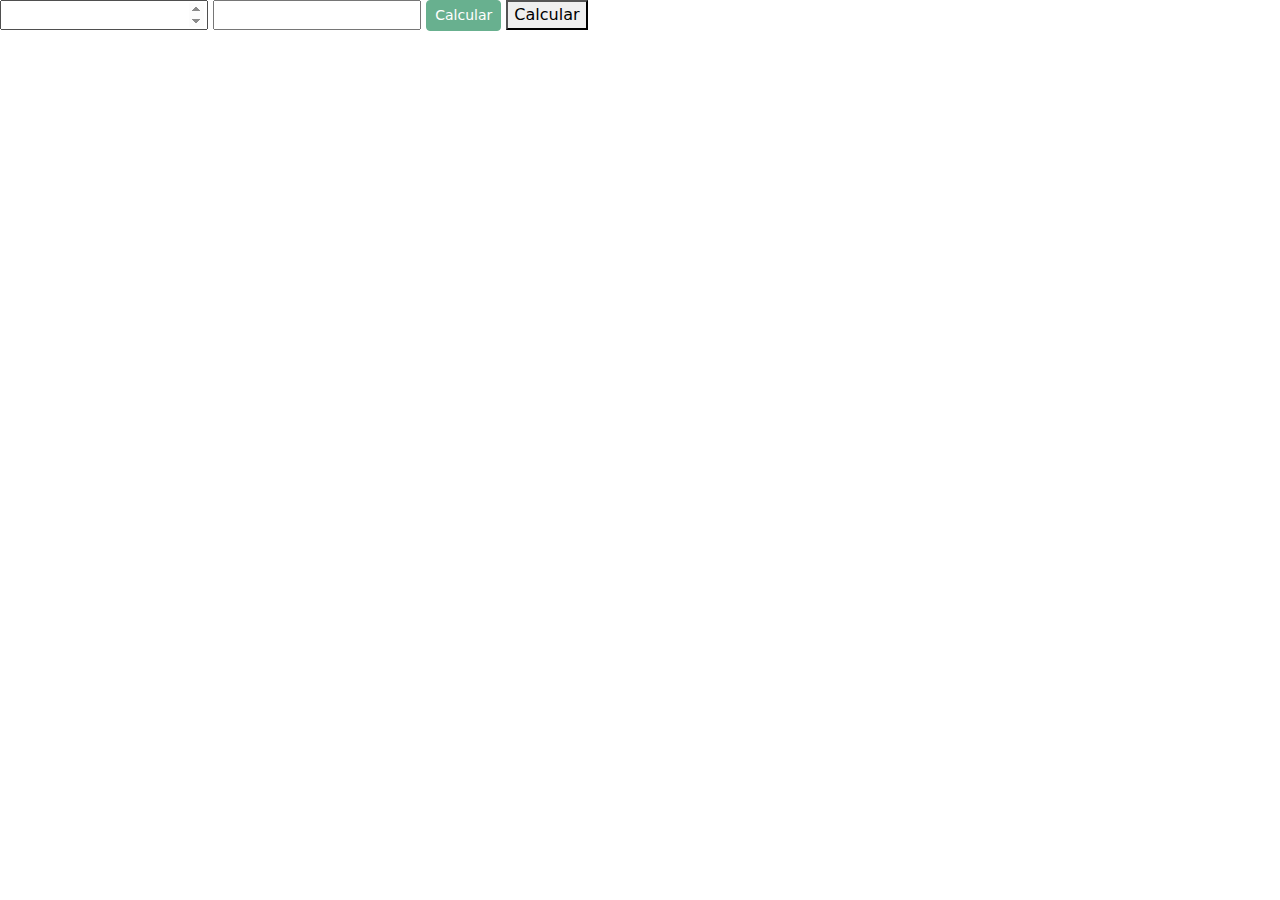
<file: index.html>
<!DOCTYPE html>
<html lang="pt-br">
<head>
    <meta charset="UTF-8">
    <meta http-equiv="X-UA-Compatible" content="IE=edge">
    <meta name="viewport" content="width=device-width, initial-scale=1.0">
    <link rel="stylesheet" href="bootstrap/css/bootstrap.min.css">
    <script type="text/javascript" src="js1.js" defer></script>
    <title>Document</title>
</head>
<body>
    <section>
        <input type="number" id="ValorA">
        <input type="number" id="ValorB">
        <button id="calcular" class="btn btn-success btn-sm" disabled>Calcular</button>
        <button>Calcular</button>
        <div class="resultado"></div>


    </section>
</body>
</html>
</file>
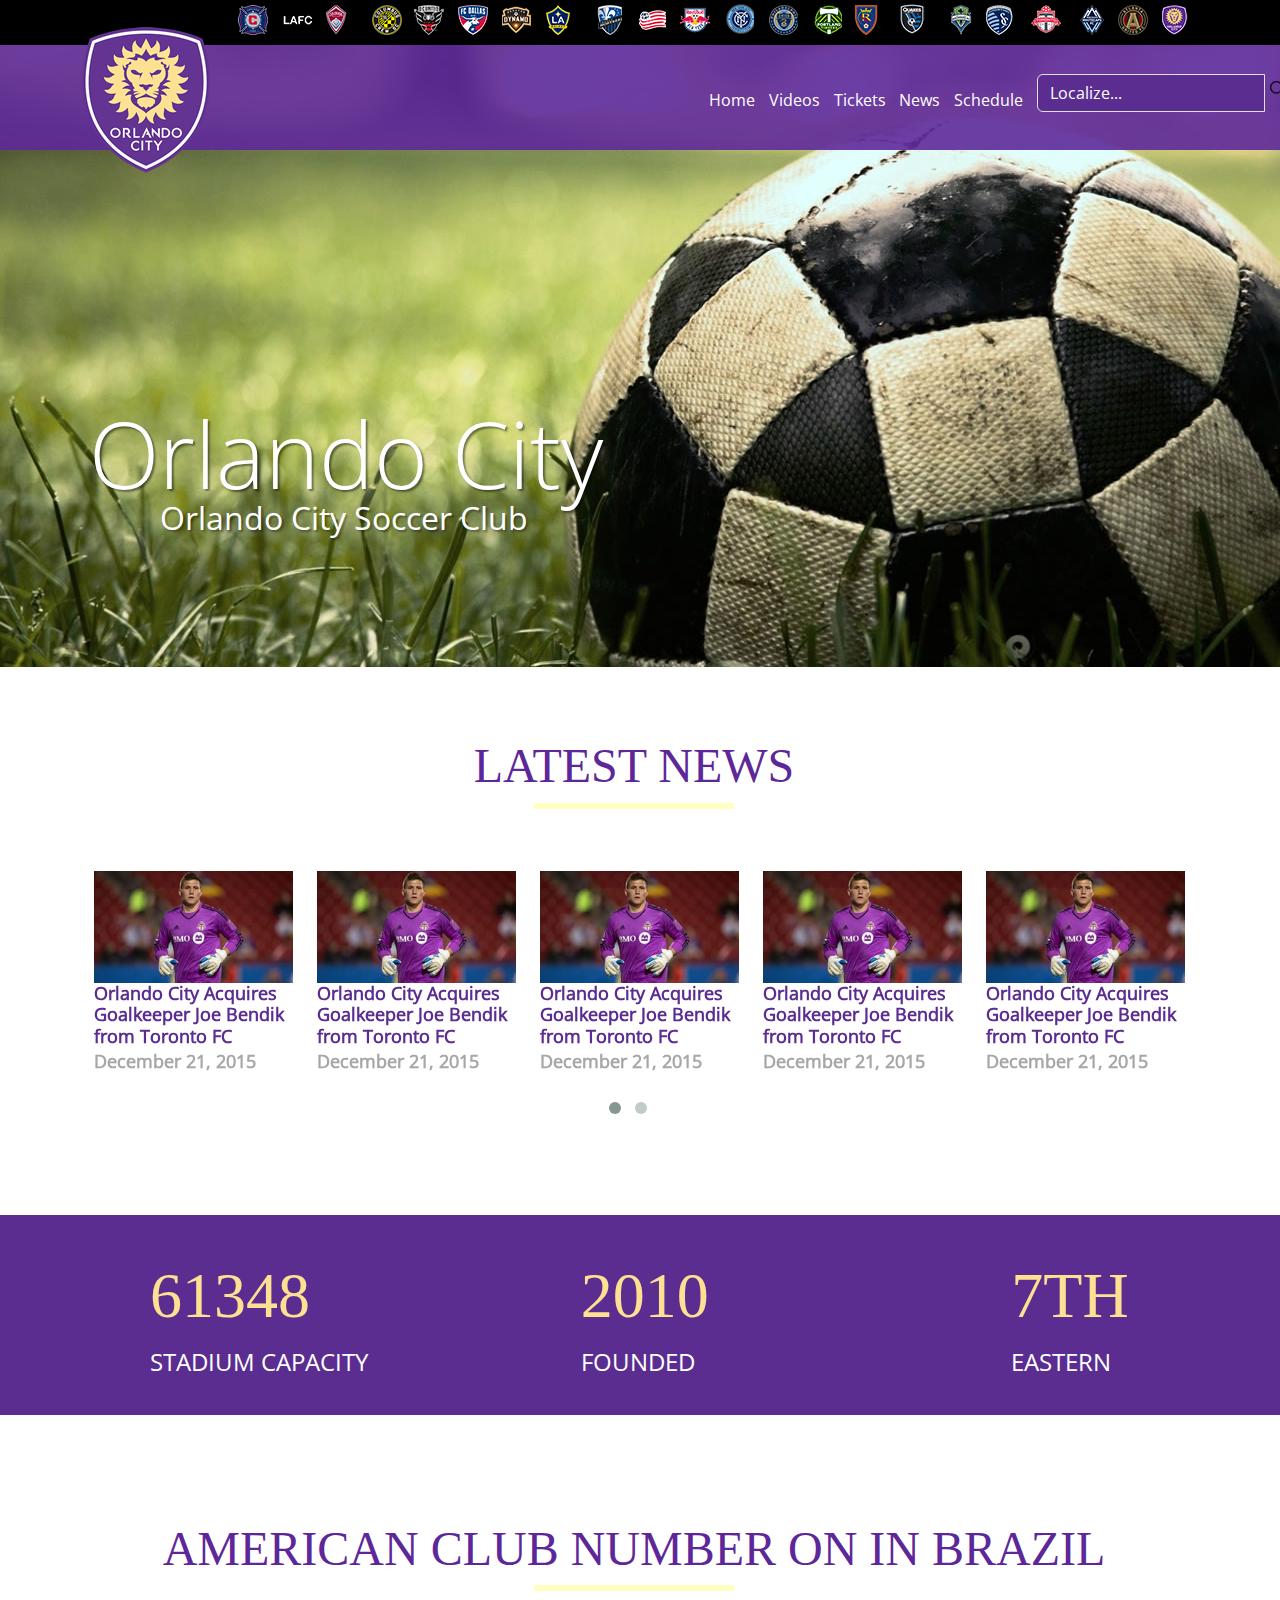
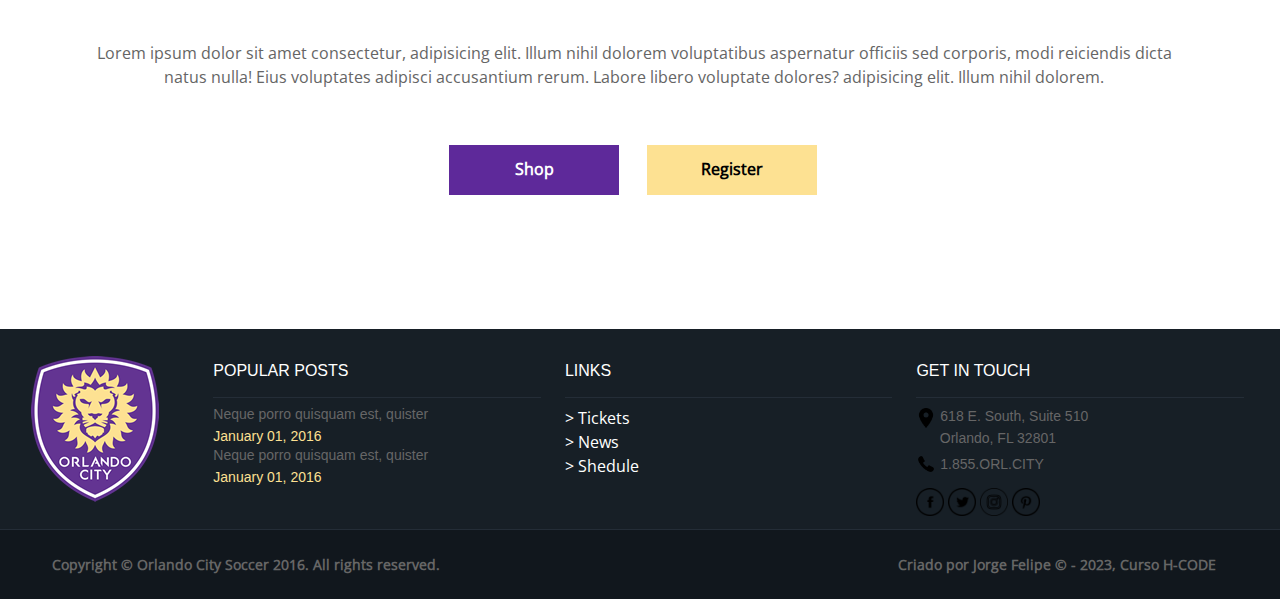
<file: Projeto1/index.html>
<!DOCTYPE html>
<html lang="pt-br">

<head>
    <meta charset="UTF-8">
    <meta http-equiv="X-UA-Compatible" content="IE=edge">
    <meta name="viewport" content="width=device-width, initial-scale=1.0">
    <title>Orlando City</title>
    <link rel="stylesheet" href="lib/bootstrap/css/bootstrap.min.css">
    <link rel="stylesheet" href="lib/owl-carousel/owl-carousel/owl.carousel.css">
    <link rel="stylesheet" href="lib/owl-carousel/owl-carousel/owl.theme.css">
    <link rel="stylesheet" href="https://cdn.jsdelivr.net/npm/bootstrap-icons@1.10.2/font/bootstrap-icons.css"
        integrity="sha384-b6lVK+yci+bfDmaY1u0zE8YYJt0TZxLEAFyYSLHId4xoVvsrQu3INevFKo+Xir8e" crossorigin="anonymous">

    <link rel="stylesheet" href="css/orlando.css">
    <link rel="fonts" href="fonts/OpenSans-Regular.ttf">
</head>

<body>
    <header>
        <div class="container">
            <img id="logotipo" src="logo/orlando-logo.png" alt="Logotipo-Orlando-City">
        </div>
        <div class="header-black">
            <div class="container">
                <ul class="float-end">
                    <li class="club-01"><a href="#"></a></li>
                    <li class="club-02"><a href="#"></a></li>
                    <li class="club-03"><a href="#"></a></li>
                    <li class="club-04"><a href="#"></a></li>
                    <li class="club-05"><a href="#"></a></li>
                    <li class="club-06"><a href="#"></a></li>
                    <li class="club-07"><a href="#"></a></li>
                    <li class="club-08"><a href="#"></a></li>
                    <li class="club-09"><a href="#"></a></li>
                    <li class="club-10"><a href="#"></a></li>
                    <li class="club-11"><a href="#"></a></li>
                    <li class="club-12"><a href="#"></a></li>
                    <li class="club-13"><a href="#"></a></li>
                    <li class="club-14"><a href="#"></a></li>
                    <li class="club-15"><a href="#"></a></li>
                    <li class="club-16"><a href="#"></a></li>
                    <li class="club-17"><a href="#"></a></li>
                    <li class="club-18"><a href="#"></a></li>
                    <li class="club-19"><a href="#"></a></li>
                    <li class="club-20"><a href="#"></a></li>
                    <li class="club-21"><a href="#"></a></li>
                    <li class="club-22"><a href="#"></a></li>
                </ul>

            </div>
        </div>

        </div>
        <div class="container">
            <div class="row">
                <nav id="menu">
                    <ul>
                        <li><a href="index.html">Home</a></li>
                        <li><a href="videos.html">Videos</a></li>
                        <li><a href="#">Tickets</a></li>
                        <li><a href="#">News</a></li>
                        <li><a href="#">Schedule</a></li>
                        <li class="search">
                            <div class="input-group">
                                <input type="search" class="form-control" placeholder="Localize...">
                                <span class="input-group-btn">
                                    <button type="button"><img src="png/lupa.png" alt="lupa" class="lupa"> </button>
                                </span>
                            </div>
                        </li>
                    </ul>
                </nav>
            </div>
        </div>
    </header>

    <section id="bannerc">
        <div id="banner">
            <h1>Orlando City</h1>
            <h4>Orlando City Soccer Club</h4>
        </div>

        <div id="news" class="container">
            <div class="row text-center">
                <h2>Latest news</h2>
                <hr>
            </div>

            <div class="row thumbnails owl-carousel owl-theme">
                <div class="item">
                    <div class="item-inner">
                        <img src="png/noticia-thumb.jpg" alt="noticia-thumb">
                        <h3>Orlando City Acquires Goalkeeper Joe Bendik from Toronto FC</h3>
                        <time>December 21, 2015</time>
                    </div>
                </div>
                <div class="item">
                    <div class="item-inner">
                        <img src="png/noticia-thumb.jpg" alt="noticia-thumb">
                        <h3>Orlando City Acquires Goalkeeper Joe Bendik from Toronto FC</h3>
                        <time>December 21, 2015</time>
                    </div>

                </div>
                <div class="item">
                    <div class="item-inner">
                        <img src="png/noticia-thumb.jpg" alt="noticia-thumb">
                        <h3>Orlando City Acquires Goalkeeper Joe Bendik from Toronto FC</h3>
                        <time>December 21, 2015</time>
                    </div>
                </div>
                <div class="item">
                    <div class="item-inner">
                        <img src="png/noticia-thumb.jpg" alt="noticia-thumb">
                        <h3>Orlando City Acquires Goalkeeper Joe Bendik from Toronto FC</h3>
                        <time>December 21, 2015</time>
                    </div>

                </div>
                <div class="item">
                    <div class="item-inner">
                        <img src="png/noticia-thumb.jpg" alt="noticia-thumb">
                        <h3>Orlando City Acquires Goalkeeper Joe Bendik from Toronto FC</h3>
                        <time>December 21, 2015</time>
                    </div>

                </div>
                <div class="item">
                    <div class="item-inner">
                        <img src="png/noticia-thumb.jpg" alt="noticia-thumb">
                        <h3>Orlando City Acquires Goalkeeper Joe Bendik from Toronto FC</h3>
                        <time>December 21, 2015</time>
                    </div>

                </div>
                <div class="item">
                    <div class="item-inner">
                        <img src="png/noticia-thumb.jpg" alt="noticia-thumb">
                        <h3>Orlando City Acquires Goalkeeper Joe Bendik from Toronto FC</h3>
                        <time>December 21, 2015</time>
                    </div>

                </div>
                <div class="item">
                    <div class="item-inner">
                        <img src="png/noticia-thumb.jpg" alt="noticia-thumb">
                        <h3>Orlando City Acquires Goalkeeper Joe Bendik from Toronto FC</h3>
                        <time>December 21, 2015</time>
                    </div>

                </div>
                <div class="item">
                    <div class="item-inner">
                        <img src="png/noticia-thumb.jpg" alt="noticia-thumb">
                        <h3>Orlando City Acquires Goalkeeper Joe Bendik from Toronto FC</h3>
                        <time>December 21, 2015</time>
                    </div>

                </div>
                <div class="item">
                    <div class="item-inner">
                        <img src="png/noticia-thumb.jpg" alt="noticia-thumb">
                        <h3>Orlando City Acquires Goalkeeper Joe Bendik from Toronto FC</h3>
                        <time>December 21, 2015</time>
                    </div>

                </div>
            </div>
        </div>
        </div>

        <div id="estatisticas">

            <div class="row">
                <div class="col-md-4">
                    <p>61348 <small>Stadium Capacity</small></p>
                </div>
                <div class="col-md-4">
                    <p>2010 <small>Founded</small></p>
                </div>
                <div class="col-md-4">
                    <p>7th <small>Eastern </small></p>
                </div>
            </div>
        </div>

        <div id="call-to-action">
            <div class="container">
                <div class="row text-center">
                    <h2>American club number on in Brazil</h2>
                    <hr>
                </div>
                <div class="row">
                    <p>Lorem ipsum dolor sit amet consectetur, adipisicing elit. Illum nihil dolorem voluptatibus
                        aspernatur officiis sed corporis, modi reiciendis dicta natus nulla! Eius voluptates adipisci
                        accusantium rerum. Labore libero voluptate dolores? adipisicing elit. Illum nihil dolorem.
                    </p>
                </div>
                <div class="row">
                    <div class="col-xs-6">
                        <a href="#" class="btn btn-roxo">Shop</a>
                    </div>
                    <div class="row">
                        <div class="col-xs-6">
                            <a href="#" class="btn btn-amarelo">Register</a>
                        </div>
                    </div>
                </div>
            </div>
    </section>

    <footer>
        <div class="row row-cinza-claro">
            <div class="container">
                <div class="row">
                    <div class="col-md-2 text-center">
                        <img class="logotipo" src="logo/orlando-logo.png" alt="Logotipo-Orlando-City">
                    </div>
                    <div class="col-md-10">
                        <div class="row row-cols">
                            <div class="col-md-4 col-popular-post">
                                <h4>POPULAR POSTS</h4>
                                <ul class="list-unstyled">
                                    <li>
                                        <h5>Neque porro quisquam est, quister</h5>
                                        <time>January 01, 2016</time>
                                    </li>
                                    <li>
                                        <h5>Neque porro quisquam est, quister</h5>
                                        <time>January 01, 2016</time>
                                    </li>
                                </ul>
                            </div>
                            <div class="col-md-4 col-links">
                                <h4>LINKS</h4>
                                <ul class="list-unstyled">
                                    <li>
                                        <i class="fa fa-angle-right"></i> <a href="#"> > Tickets</a>
                                    </li>
                                    <li>
                                        <a href="#"> > News</a>
                                    </li>
                                    <li>
                                        <a href="#">> Shedule</a>
                                    </li>
                                </ul>
                            </div>
                            <div class="col-md-4 col-get-in-touch">
                                <h4>GET IN TOUCH</h4>

                                <ul class="list-unstyled">
                                    <li>
                                        <address> <img id="mark" src="icons/marcador-de-posicao-do-mapa.png"
                                                alt="icone-flaticons"> 618 E. South, Suite 510 <br>&nbsp; &nbsp; &nbsp;
                                            Orlando, FL 32801</address>
                                    </li>
                                    <li>
                                        <p><img src="icons/telefone.png" alt="icone-flaticons"><a
                                                href="tel:1855ORLCITY">
                                                1.855.ORL.CITY</a></p>
                                    </li>
                                    <li class="ico-redes"><a href="#">
                                            <img src="icons/facebook.png" alt=""></a>
                                        <a href="#"><img src="icons/twitter.png" alt=""></a>
                                        <a href="#"><img src="icons/instagram.png" alt=""></a>
                                        <a href="#"><img src="icons/pinterest.png" alt=""></a>
                                    </li>
                                </ul>
                            </div>
                        </div>
                    </div>
                </div>
            </div>
        </div>

        <div class="row row-cinza-escuro">
            <div class="container">
                <p class="float-start">Copyright &copy Orlando City Soccer 2016. All rights reserved.</p>
                <p class="float-end text-roxo">Criado por Jorge Felipe &copy; - 2023, Curso H-CODE</p>
            </div>
        </div>
    </footer>

    <script src="lib/bootstrap/js/bootstrap.min.js"></script>
    <script src="lib/jquery/jquery.min.js.js"></script>
    <script src="lib/owl-carousel/owl-carousel/owl.carousel.min.js"></script>
    <SCRipt src="js/efeito.js"></SCRipt>
</body>

</html>
</file>
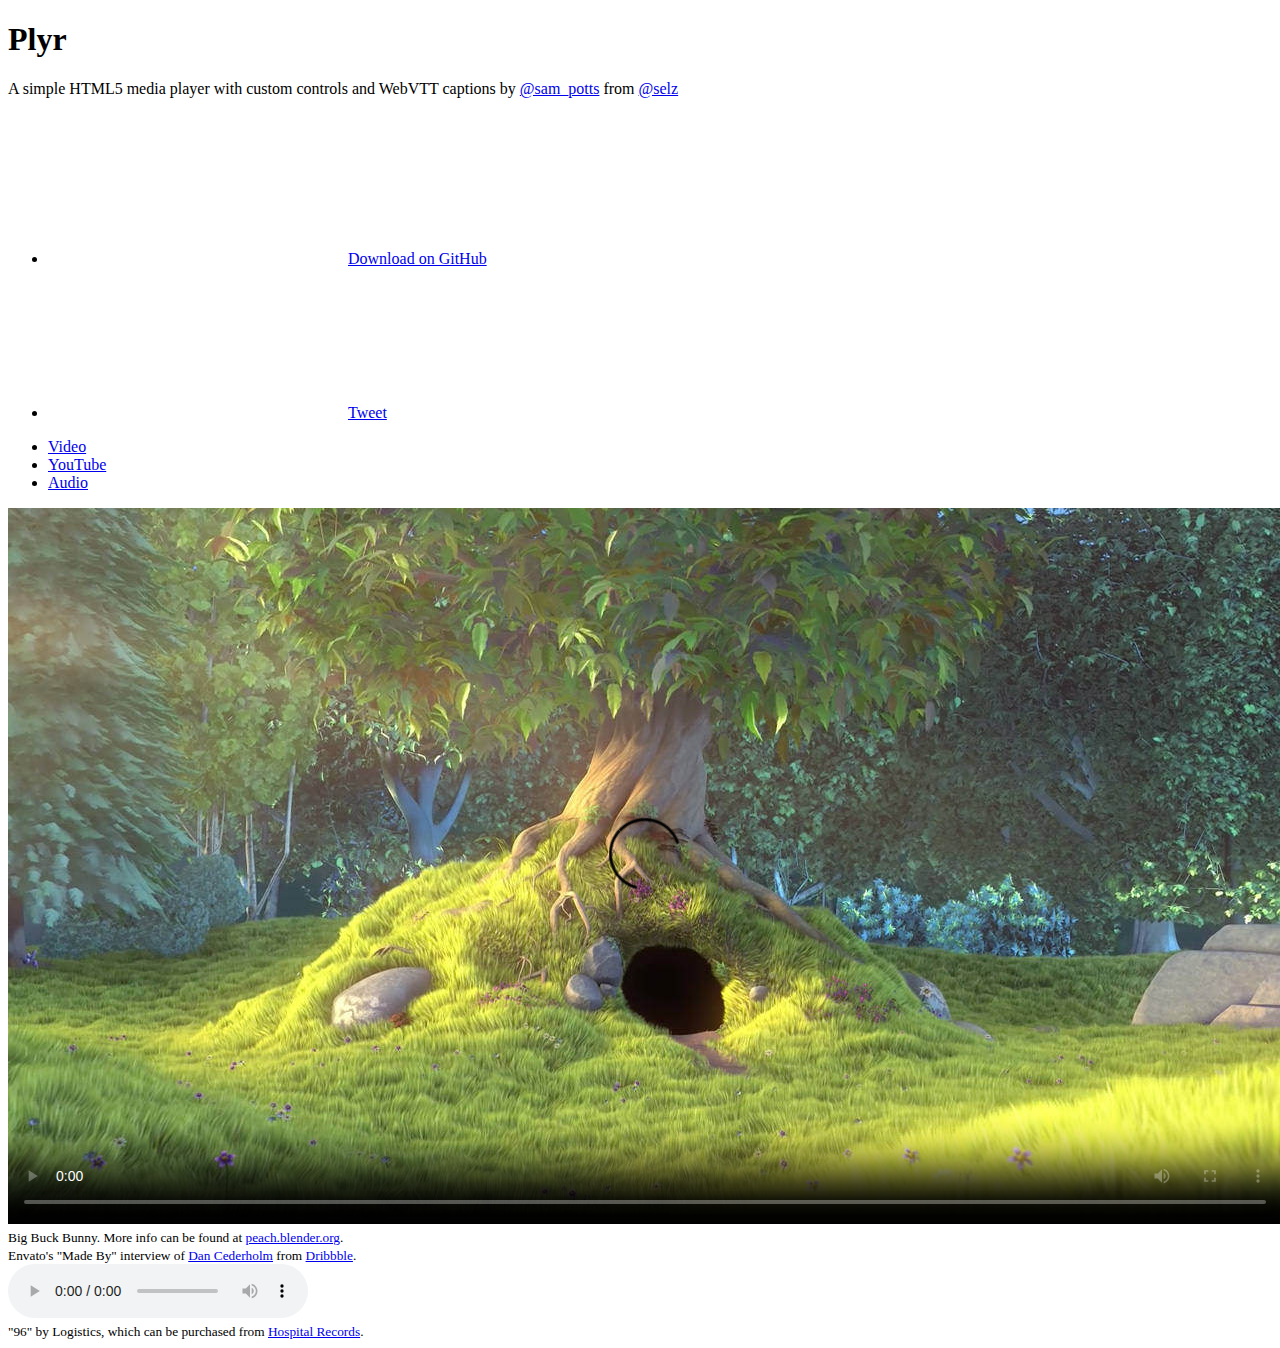
<file: Projeto1/lib/plyr/docs/index.html>
<!doctype html>
<html lang="en">
    <head>
        <meta charset="utf-8" />
        <title>Plyr - A simple HTML5 media player</title>
        <meta name="description" content="A simple HTML5 media player with custom controls and WebVTT captions.">
        <meta name="author" content="Sam Potts">
        <meta name="viewport" content="width=device-width, initial-scale=1">

        <!-- Styles -->
        <link rel="stylesheet" href="https://cdn.plyr.io/1.3.7/plyr.css">

        <!-- Docs styles -->
        <link rel="stylesheet" href="https://cdn.plyr.io/1.3.7/docs.css">
    </head>
    <body>
        <header>
            <h1>Plyr</h1>
            <p>A simple HTML5 media player with custom controls and WebVTT captions by <a href="https://twitter.com/sam_potts" target="_blank">@sam_potts</a> from <a href="https://twitter.com/selz" target="_blank">@selz</a></p>
            <nav>
                <ul>
                    <li>
                        <a href="https://github.com/selz/plyr" target="_blank" class="btn btn-primary" data-shr-network="github">
                            <svg class="icon"><use xlink:href="#shr-github"/></svg>Download on GitHub
                        </a>
                    </li>
                    <li>
                        <a href="https://twitter.com/intent/tweet?text=A+simple+HTML5+media+player+with+custom+controls+and+WebVTT+captions.&url=http%3A%2F%2Fplyr.io&via=Sam_Potts" target="_blank" class="btn btn-twitter" data-shr-network="twitter">
                            <svg class="icon"><use xlink:href="#shr-twitter"/></svg>Tweet
                        </a>
                    </li>
                </ul>
            </nav>
        </header>

        <main role="main" id="main">
            <nav class="btn-bar nav-panel">
                <ul>
                    <li><a href="#video" class="btn active btn-small">Video</a></li>
                    <li><a href="#youtube" class="btn btn-small">YouTube</a></li>
                    <li><a href="#audio" class="btn btn-small">Audio</a></li>
                </ul>
            </nav>
            <div class="panels">
                <section class="panel example-video active" id="video">
                    <div class="player">
                        <video poster="poster.jpg" controls crossorigin>
                            <!-- Video files -->
                            <source src="https://cdn.selz.com/plyr/1.0/movie.mp4" type="video/mp4">
                            <source src="https://cdn.selz.com/plyr/1.0/movie.webm" type="video/webm">

                            <!-- Text track file -->
                            <track kind="captions" label="English" srclang="en" src="https://cdn.selz.com/plyr/1.0/example_captions_en.vtt" default>

                            <!-- Fallback for browsers that don't support the <video> element -->
                            <a href="https://cdn.selz.com/plyr/1.0/movie.mp4">Download</a>
                        </video>
                    </div>
                    <small>Big Buck Bunny. More info can be found at <a href="https://peach.blender.org" target="_blank">peach.blender.org</a>.</small>
                </section>
                <section class="panel example-video" id="youtube">
                    <div class="player">
                        <div data-video-id="Au87oAJ2jeE" data-type="youtube"></div>
                    </div>
                    <small>Envato's "Made By" interview of <a href="https://www.youtube.com/watch?v=Au87oAJ2jeE" target="_blank">Dan Cederholm</a> from <a href="https://dribbble.com" target="_blank">Dribbble</a>.</small>
                </section>
                <section class="panel example-audio" id="audio">
                    <div class="player">
                        <audio controls>
                            <!-- Audio files -->
                            <source src="//cdn.selz.com/plyr/1.0/logistics-96-sample.mp3" type="audio/mp3">
                            <source src="//cdn.selz.com/plyr/1.0/logistics-96-sample.ogg" type="audio/ogg">

                            <!-- Fallback for browsers that don't support the <audio> element -->
                            <a href="//cdn.selz.com/plyr/1.0/logistics-96-sample.mp3">Download</a>
                        </audio>
                    </div>
                    <small>"96" by Logistics, which can be purchased from <a href="https://www.hospitalrecords.com/shop/artist/logistics" target="_blank">Hospital Records</a>.</small>
                </section>
            </div>
        </main>

        <!-- Load SVG defs -->
        <!-- You should bundle all SVG/Icons into one file using a build tool such as gulp and svg store -->
        <script>
        (function() {
            [
                "https://cdn.shr.one/0.1.9/sprite.svg",
                "https://cdn.plyr.io/1.3.7/sprite.svg"
            ]
            .forEach(function(u) {
                var x = new XMLHttpRequest(),
                    b = document.body;

                // Check for CORS support
                // If you're loading from same domain, you can remove the if statement
                // XHR for Chrome/Firefox/Opera/Safari
                if ("withCredentials" in x) {
                    x.open("GET", u, true);
                }
                // XDomainRequest for older IE
                else if (typeof XDomainRequest != "undefined") {
                    x = new XDomainRequest();
                    x.open("GET", u);
                }
                else {
                    return;
                }

                x.send();
                x.onload = function() {
                    var c = document.createElement("div");
                    c.setAttribute("hidden", "");
                    c.innerHTML = x.responseText;
                    b.insertBefore(c, b.childNodes[0]);
                }
            });
        })();
        </script>

        <!-- Plyr core script -->
        <script src="https://cdn.plyr.io/1.3.7/plyr.js"></script>

        <!-- Shr core script -->
        <script src="https://cdn.shr.one/0.1.9/shr.js"></script>

        <!-- Docs script -->
        <script src="https://cdn.plyr.io/1.3.7/docs.js"></script>
    </body>
</html>
</file>
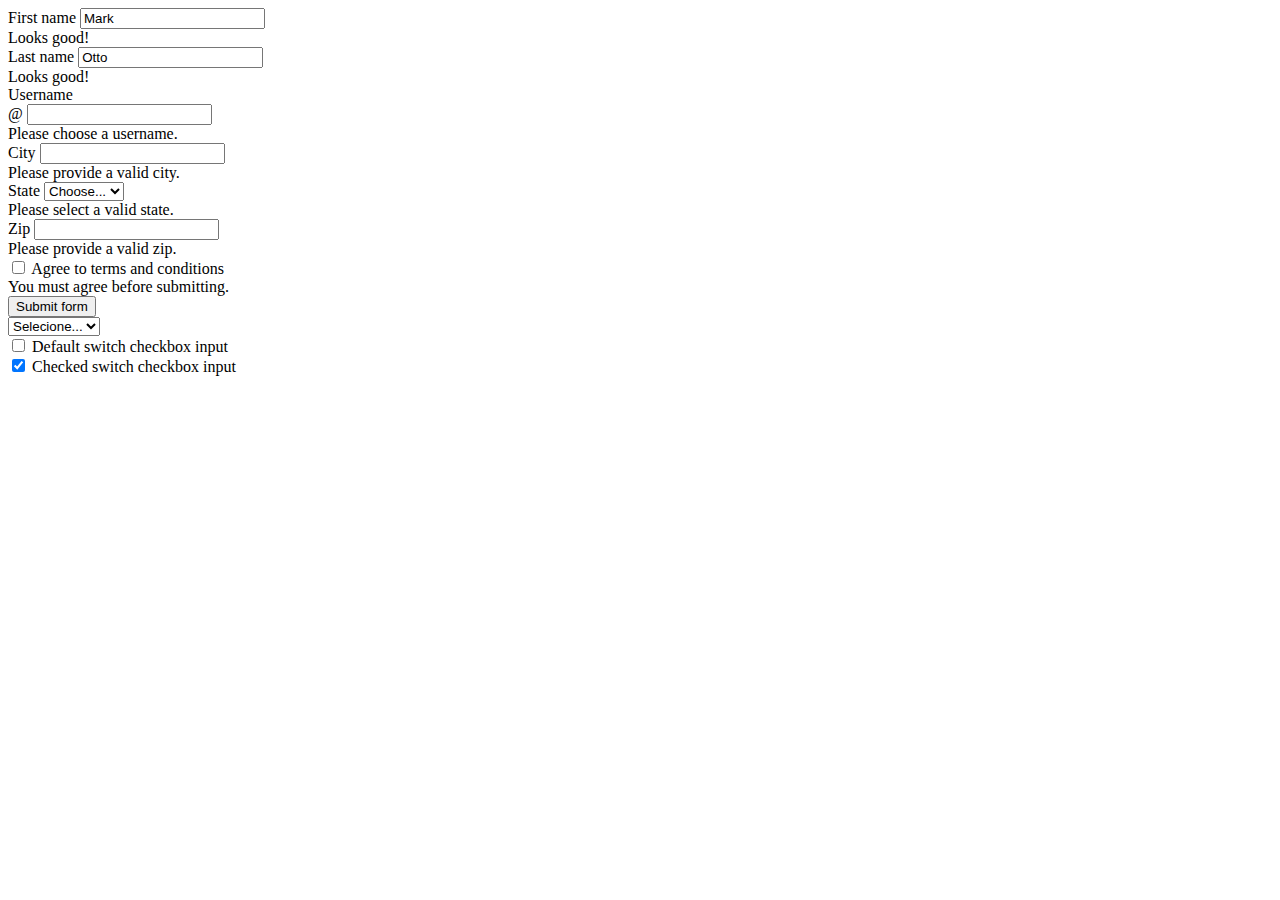
<file: bootstrap-form.html>
<!DOCTYPE html>
<html lang="pt-br">
<head>
    <meta charset="UTF-8">
    <meta http-equiv="X-UA-Compatible" content="IE=edge">
    <meta name="viewport" content="width=device-width, initial-scale=1.0">
    <title>Document</title>
</head>
<body>
    <form class="row g-3 needs-validation" novalidate>
        <div class="col-md-4">
          <label for="validationCustom01" class="form-label">First name</label>
          <input type="text" class="form-control" id="validationCustom01" value="Mark" required>
          <div class="valid-feedback">
            Looks good!
          </div>
        </div>
        <div class="col-md-4">
          <label for="validationCustom02" class="form-label">Last name</label>
          <input type="text" class="form-control" id="validationCustom02" value="Otto" required>
          <div class="valid-feedback">
            Looks good!
          </div>
        </div>
        <div class="col-md-4">
          <label for="validationCustomUsername" class="form-label">Username</label>
          <div class="input-group has-validation">
            <span class="input-group-text" id="inputGroupPrepend">@</span>
            <input type="text" class="form-control" id="validationCustomUsername" aria-describedby="inputGroupPrepend" required>
            <div class="invalid-feedback">
              Please choose a username.
            </div>
          </div>
        </div>
        <div class="col-md-6">
          <label for="validationCustom03" class="form-label">City</label>
          <input type="text" class="form-control" id="validationCustom03" required>
          <div class="invalid-feedback">
            Please provide a valid city.
          </div>
        </div>
        <div class="col-md-3">
          <label for="validationCustom04" class="form-label">State</label>
          <select class="form-select" id="validationCustom04" required>
            <option selected disabled value="">Choose...</option>
            <option>RJ</option>
            <option>SP</option>
            <option>MG</option>
            <option>ES</option>
          </select>
          <div class="invalid-feedback">
            Please select a valid state.
          </div>
        </div>
        <div class="col-md-3">
          <label for="validationCustom05" class="form-label">Zip</label>
          <input type="text" class="form-control" id="validationCustom05" required>
          <div class="invalid-feedback">
            Please provide a valid zip.
          </div>
        </div>
        <div class="col-12">
          <div class="form-check">
            <input class="form-check-input" type="checkbox" value="" id="invalidCheck" required>
            <label class="form-check-label" for="invalidCheck">
              Agree to terms and conditions
            </label>
            <div class="invalid-feedback">
              You must agree before submitting.
            </div>
          </div>
        </div>
        <div class="col-12">
          <button class="btn btn-primary" type="submit">Submit form</button>
        </div>
      </form>

      <select class="form-select" aria-label="Default select example">
        <option selected>Selecione...</option>
        <option value="1">1</option>
        <option value="2">2</option>
        <option value="3">3</option>
        <option value="4">4</option>
      </select>

      
      </div>
      <div class="form-check form-switch">
        <input class="form-check-input" type="checkbox" role="switch" id="flexSwitchCheckDefault">
        <label class="form-check-label" for="flexSwitchCheckDefault">Default switch checkbox input</label>
      </div>
      <div class="form-check form-switch">
        <input class="form-check-input" type="checkbox" role="switch" id="flexSwitchCheckChecked" checked>
        <label class="form-check-label" for="flexSwitchCheckChecked">Checked switch checkbox input</label>
    
</body>
</html>
</file>
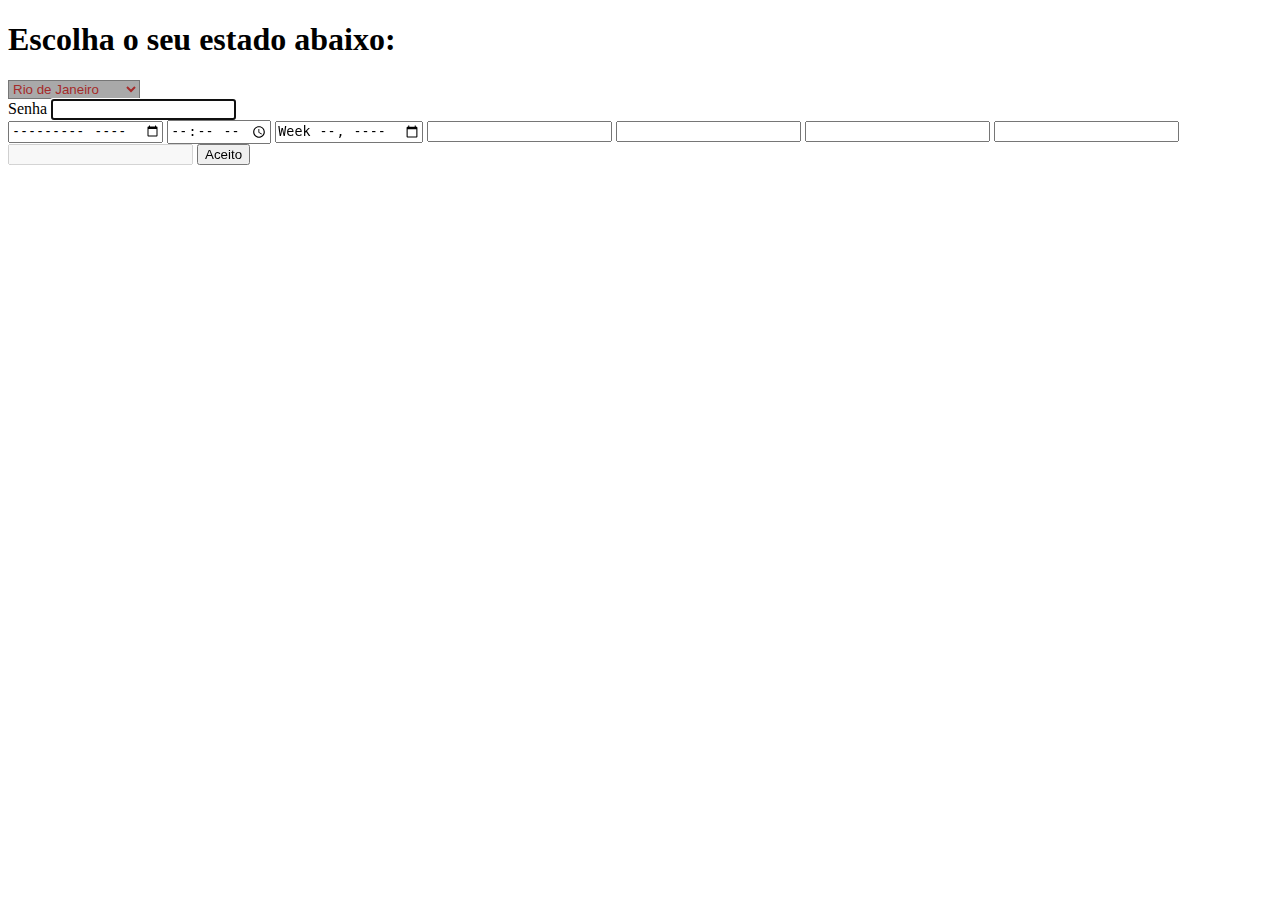
<file: formlario2.html>
<!DOCTYPE html>
<html lang="pt-br">
<head>
    <meta charset="UTF-8">
    <meta http-equiv="X-UA-Compatible" content="IE=edge">
    <meta name="viewport" content="width=device-width, initial-scale=1.0">
    <title>Document</title>
    <link rel="stylesheet" href="style.css">
</head>
<body>
    <header>
        <h1>Escolha o seu estado abaixo:</h1>
    </header>
    <select name="Estados" id="estados">
        <optgroup label="Sudeste">
        <option value="RJ">Rio de Janeiro</option>
        <option value="SP">São Paulo</option>
        <option value="MG">Minas Gerais</option>
    </optgroup>
        <optgroup label="Nordeste"></optgroup>
        <option value="ES">Espirito Santos</option>
        <option value="RS">Rio Grande do Sul</option>
    </select>
    <input type="hidden" name="ID" value="1">
    <div>
        <label for="Senha">Senha</label>
    <input type="password" name="senha" id="senha" autofocus>
    </div>

    <input type="month">
    <input type="time">
    <input type="week">
    
   
        <input type="text" list="navegadores">
        <datalist id="navegadores">
            <option value="Firefox"></option>
            <option value="Chrome"></option>
            <option value="Edge"></option>
        </datalist>
                <input type="text" tabindex="4">
                <input type="text" tabindex="3">
                <input type="text" tabindex="2" readonly>
                <input type="text" autofocus tabindex="1" disabled>
                <input type="button" value="Aceito" readonly>

</body>
</html>
</file>
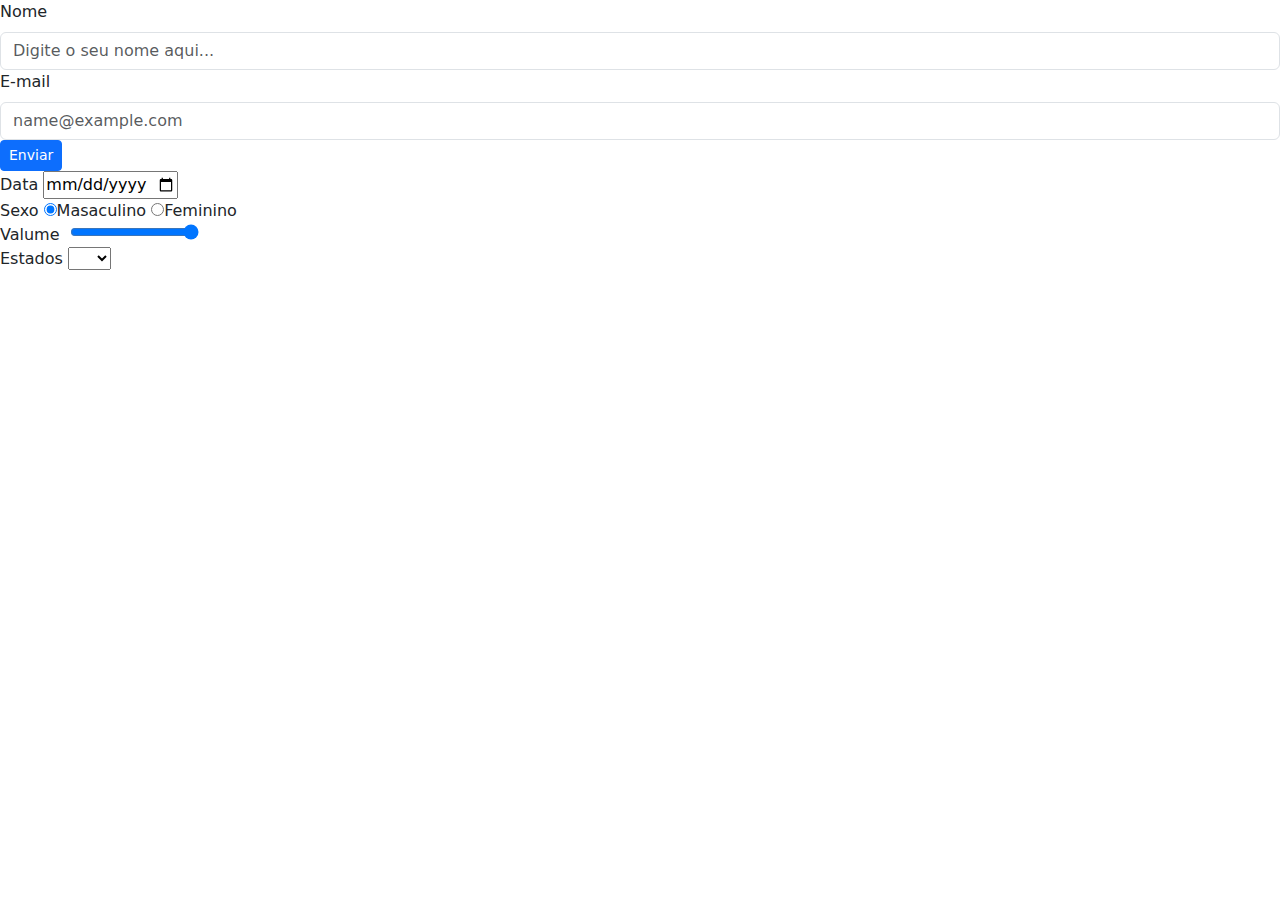
<file: formulario.html>
<!DOCTYPE html>
<html lang="pt-br">
<head>
    <meta charset="UTF-8">
    <meta http-equiv="X-UA-Compatible" content="IE=edge">
    <meta name="viewport" content="width=device-width, initial-scale=1.0">
    <link rel="stylesheet" href="bootstrap/css/bootstrap.min.css">
    <script src="bootstrap/js/bootstrap.min.js"></script>
    <title>Document</title>
</head>
<body>
    <form method="post" action="form.php">
        <div class="form-group">
            <label for="exampleFormControlInput1" class="form-label" type="email">Nome</label>
            <input type="Name" class="form-control" placeholder="Digite o seu nome aqui..." required>
        </div>
            <div class="form-group">
                <label for="exampleFormControlInput1" class="form-label" type="email">E-mail</label>
                <input type="email" class="form-control" id="exampleFormControlInput1" placeholder="name@example.com">
              </div>
              <div>
                <button class="btn btn-primary btn-sm">Enviar</button>
              </div>
              <div>
                <label for="data">Data</label>
                <input type="date" required min="2010-01-01" max="2023-03-18">
            </div>
            <div>
                <label for="sexo">Sexo</label>
                <input type="radio" name="sexo" checked>Masaculino
                <input type="radio" name="sexo">Feminino
            </div>
            <div>Valume
                <label for="valume"></label>
                <input type="range" min="0" max="2" value="10">
            </div>

            <div>Estados
                <select name="estados" style="text-decoration: none;">
                    <option value=""></option>
                    <option value="RJ">RJ</option>
                    <option value="ES">ES</option>
                    <option value="SP">SP</option>
                </select>
                
            </div>

    </form>
</body>
</html>
</file>
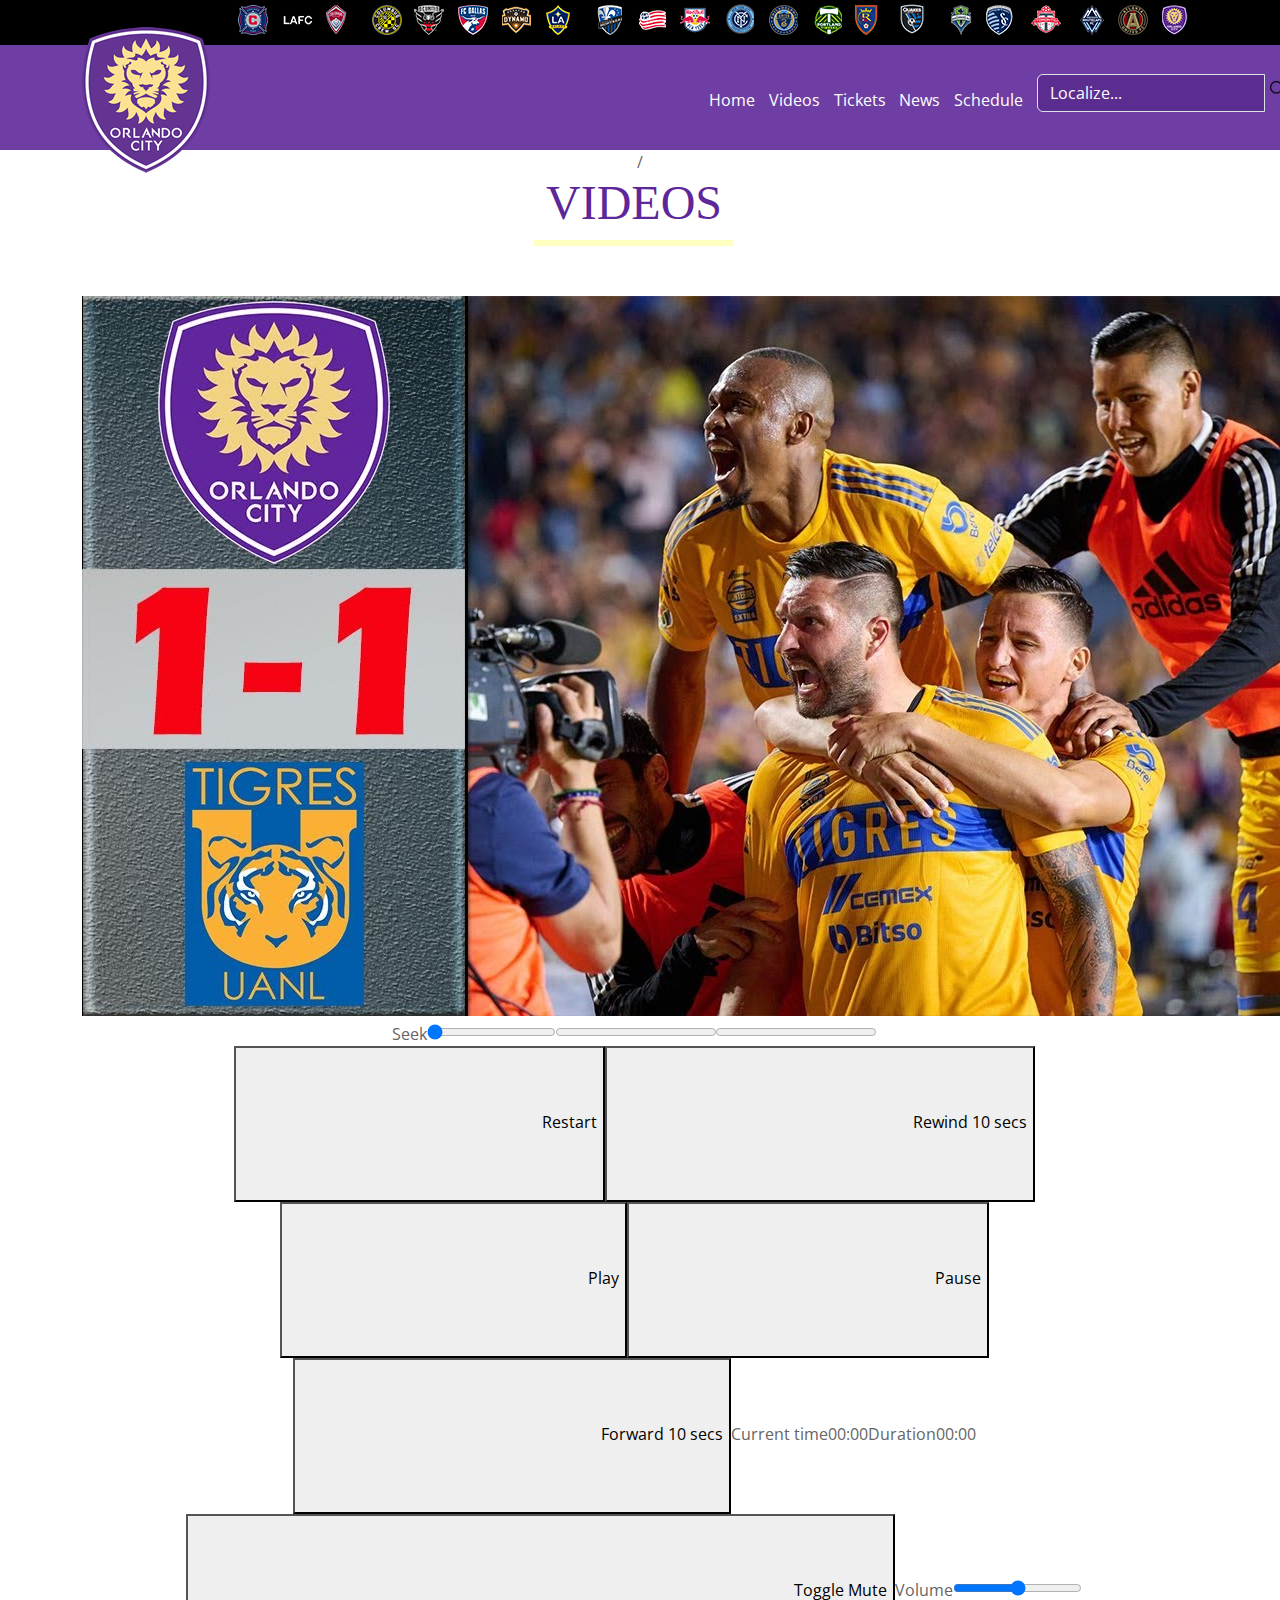
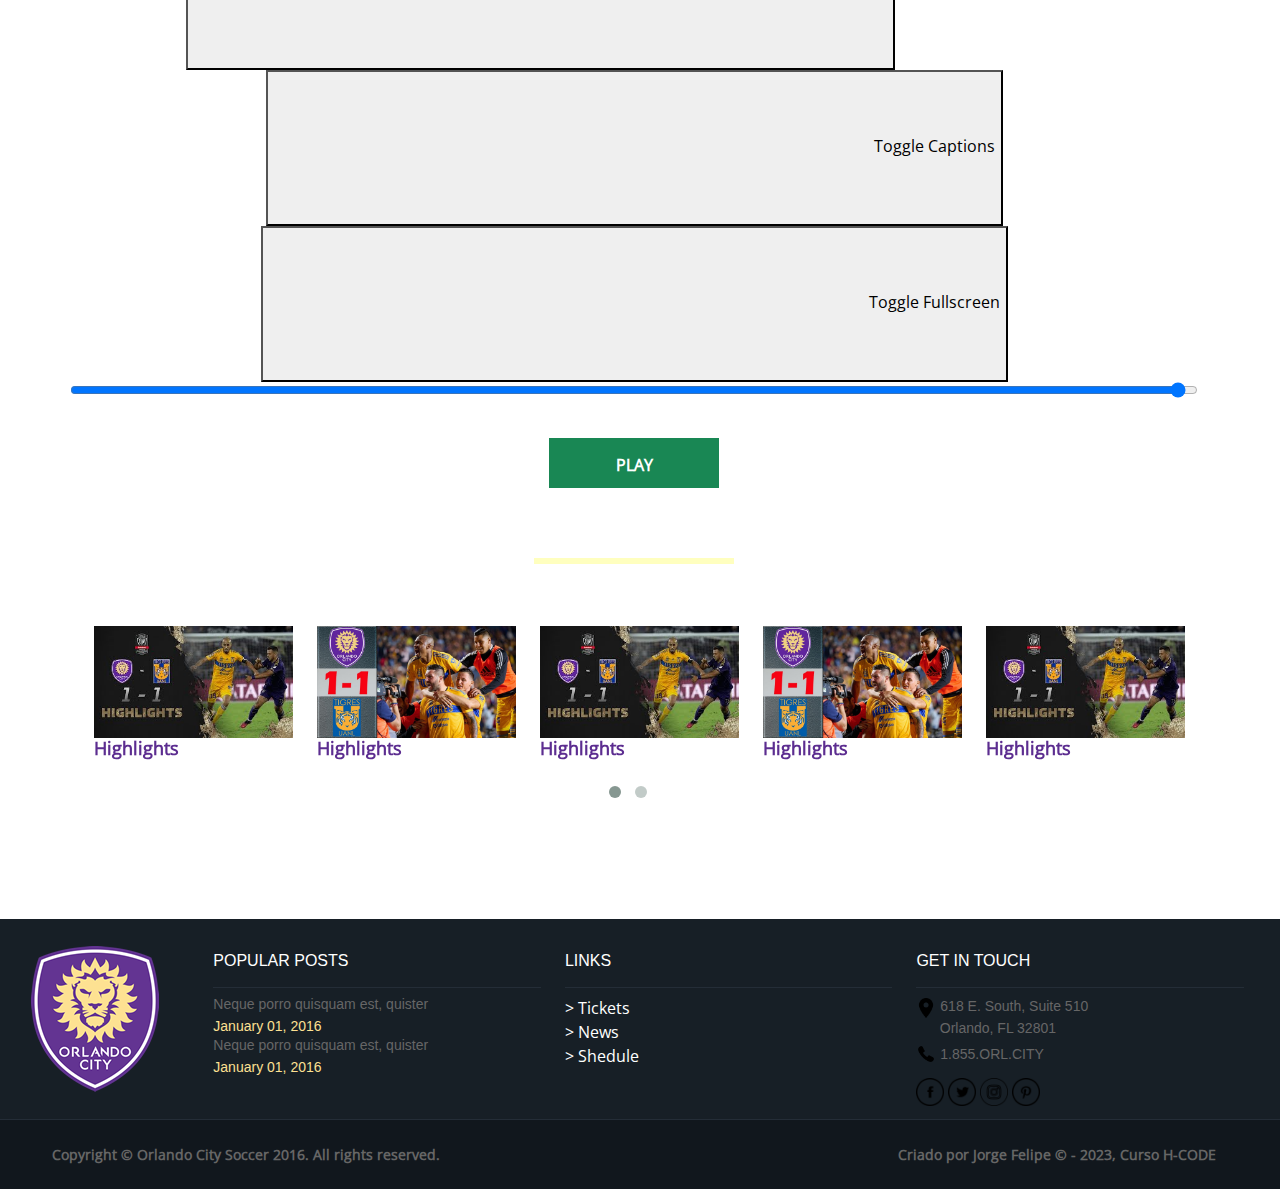
<file: Projeto1/videos.html>
<!DOCTYPE html>
<html lang="pt-br">

<head>
    <meta charset="UTF-8">
    <meta http-equiv="X-UA-Compatible" content="IE=edge">
    <meta name="viewport" content="width=device-width, initial-scale=1.0">
    <title>Orlando City</title>
    <link rel="stylesheet" href="lib/bootstrap/css/bootstrap.min.css">
    <link rel="stylesheet" href="https://cdn.plyr.io/3.7.8/plyr.css">
    <link rel="stylesheet" href="lib/owl-carousel/owl-carousel/owl.carousel.css">
    <link rel="stylesheet" href="lib/owl-carousel/owl-carousel/owl.theme.css">
    <link rel="stylesheet" href="https://cdn.jsdelivr.net/npm/bootstrap-icons@1.10.2/font/bootstrap-icons.css"
        integrity="sha384-b6lVK+yci+bfDmaY1u0zE8YYJt0TZxLEAFyYSLHId4xoVvsrQu3INevFKo+Xir8e" crossorigin="anonymous">

    <link rel="stylesheet" href="css/orlando.css">
    <link rel="fonts" href="fonts/OpenSans-Regular.ttf">
</head>

<body>
    <header>
        <div class="container">
            <img id="logotipo" src="logo/orlando-logo.png" alt="Logotipo-Orlando-City">
        </div>
        <div class="header-black">
            <div class="container">
                <ul class="float-end">
                    <li class="club-01"><a href="#"></a></li>
                    <li class="club-02"><a href="#"></a></li>
                    <li class="club-03"><a href="#"></a></li>
                    <li class="club-04"><a href="#"></a></li>
                    <li class="club-05"><a href="#"></a></li>
                    <li class="club-06"><a href="#"></a></li>
                    <li class="club-07"><a href="#"></a></li>
                    <li class="club-08"><a href="#"></a></li>
                    <li class="club-09"><a href="#"></a></li>
                    <li class="club-10"><a href="#"></a></li>
                    <li class="club-11"><a href="#"></a></li>
                    <li class="club-12"><a href="#"></a></li>
                    <li class="club-13"><a href="#"></a></li>
                    <li class="club-14"><a href="#"></a></li>
                    <li class="club-15"><a href="#"></a></li>
                    <li class="club-16"><a href="#"></a></li>
                    <li class="club-17"><a href="#"></a></li>
                    <li class="club-18"><a href="#"></a></li>
                    <li class="club-19"><a href="#"></a></li>
                    <li class="club-20"><a href="#"></a></li>
                    <li class="club-21"><a href="#"></a></li>
                    <li class="club-22"><a href="#"></a></li>
                </ul>

            </div>
        </div>

        </div>
        <div class="container">
            <div class="row">
                <nav id="menu">
                    <ul>
                        <li><a href="index.html">Home</a></li>
                        <li><a href="videos.html" target="_blank">Videos</a></li>
                        <li><a href="#">Tickets</a></li>
                        <li><a href="#">News</a></li>
                        <li><a href="#">Schedule</a></li>
                        <li class="search">
                            <div class="input-group">
                                <input type="search" class="form-control" placeholder="Localize...">
                                <span class="input-group-btn">
                                    <button type="button"><img src="png/lupa.png" alt="lupa" class="lupa"> </button>
                                </span>
                            </div>
                        </li>
                    </ul>
                </nav>
            </div>
        </div>
    </header>

    <section>
        <div id="call-to-action">
            <div class="container">
                /
                <div class=" row text-center">
                    <h2>Videos</h2>
                    <hr>
                </div>
                <div class="row">
                    <div class="player">
                        <video controls poster="png/hi2.jpg">
                    </div>
                    <source src="mp4/Orlando.mp4" type="video/mp4">
                    </video>

                    <input type="range" id="volume" min="0" max="1" step="0.01" value="1">
                    <button type="button" id="btn-play-pause" class="btn btn-success">PLAY</button>
                </div>
            </div>
        </div>
        <div id="news" class="container">
            <div class="row text-center">
                <hr>
            </div>

            <div class="row thumbnails owl-carousel owl-theme">
                <div class="item" data-video="mp4/highlights">
                    <div class="item-inner">
                        <img src="png/hi.jpg" alt="noticia-thumb">
                        <h3>Highlights</h3>

                    </div>
                </div>
                <div class="item" data-video="mp4/orlando">
                    <div class="item-inner">
                        <img src="png/hi2.jpg" alt="noticia-thumb">
                        <h3>Highlights</h3>
                    </div>

                </div>
                <div class="item" data-video="mp4/highlights">
                    <div class="item-inner">
                        <img src="png/hi.jpg" alt="noticia-thumb">
                        <h3>Highlights</h3>

                    </div>
                </div>
                <div class="item" data-video="mp4/orlando">
                    <div class="item-inner">
                        <img src="png/hi2.jpg" alt="noticia-thumb">
                        <h3>Highlights</h3>

                    </div>
                </div>
                <div class="item" data-video="mp4/highlights">
                    <div class="item-inner">
                        <img src="png/hi.jpg" alt="noticia-thumb">
                        <h3>Highlights</h3>

                    </div>
                </div>
                <div class="item" data-video="mp4/orlando">
                    <div class="item-inner">
                        <img src="png/hi2.jpg" alt="noticia-thumb">
                        <h3>Highlights</h3>

                    </div>
                </div>
                <div class="item" data-video="mp4/highlights">
                    <div class="item-inner">
                        <img src="png/hi.jpg" alt="noticia-thumb">
                        <h3>Highlights</h3>

                    </div>
                </div>
                <div class="item" data-video="mp4/orlando">
                    <div class="item-inner">
                        <img src="png/hi2.jpg" alt="noticia-thumb">
                        <h3>Highlights</h3>

                    </div>
                </div>


            </div>
        </div>
        </div>
        </div>

    </section>

    <footer>
        <div class="row row-cinza-claro">
            <div class="container">
                <div class="row">
                    <div class="col-md-2 text-center">
                        <img class="logotipo" src="logo/orlando-logo.png" alt="Logotipo-Orlando-City">
                    </div>
                    <div class="col-md-10">
                        <div class="row row-cols">
                            <div class="col-md-4 col-popular-post">
                                <h4>POPULAR POSTS</h4>
                                <ul class="list-unstyled">
                                    <li>
                                        <h5>Neque porro quisquam est, quister</h5>
                                        <time>January 01, 2016</time>
                                    </li>
                                    <li>
                                        <h5>Neque porro quisquam est, quister</h5>
                                        <time>January 01, 2016</time>
                                    </li>
                                </ul>
                            </div>
                            <div class="col-md-4 col-links">
                                <h4>LINKS</h4>
                                <ul class="list-unstyled">
                                    <li>
                                        <i class="fa fa-angle-right"></i> <a href="#"> > Tickets</a>
                                    </li>
                                    <li>
                                        <a href="#"> > News</a>
                                    </li>
                                    <li>
                                        <a href="#">> Shedule</a>
                                    </li>
                                </ul>
                            </div>
                            <div class="col-md-4 col-get-in-touch">
                                <h4>GET IN TOUCH</h4>

                                <ul class="list-unstyled">
                                    <li>
                                        <address> <img id="mark" src="icons/marcador-de-posicao-do-mapa.png"
                                                alt="icone-flaticons"> 618 E. South, Suite 510 <br>&nbsp; &nbsp; &nbsp;
                                            Orlando, FL 32801</address>
                                    </li>
                                    <li>
                                        <p><img src="icons/telefone.png" alt="icone-flaticons"><a
                                                href="tel:1855ORLCITY">
                                                1.855.ORL.CITY</a></p>
                                    </li>
                                    <li class="ico-redes"><a href="#">
                                            <img src="icons/facebook.png" alt=""></a>
                                        <a href="#"><img src="icons/twitter.png" alt=""></a>
                                        <a href="#"><img src="icons/instagram.png" alt=""></a>
                                        <a href="#"><img src="icons/pinterest.png" alt=""></a>
                                    </li>
                                </ul>
                            </div>
                        </div>
                    </div>
                </div>
            </div>
        </div>

        <div class="row row-cinza-escuro">
            <div class="container">
                <p class="float-start">Copyright &copy Orlando City Soccer 2016. All rights reserved.</p>
                <p class="float-end text-roxo">Criado por Jorge Felipe &copy; - 2023, Curso H-CODE</p>
            </div>
        </div>
    </footer>

    <script src="lib/bootstrap/js/bootstrap.min.js"></script>
    <script src="lib/jquery/jquery.min.js.js"></script>
    <script src="lib/plyr/dist/plyr.js"></script>
    <script src="lib/owl-carousel/owl-carousel/owl.carousel.min.js"></script>
    <script src="js/efeito.js"></script>
    <script>
        (function (d, p) {
            var a = new XMLHttpRequest(),
                b = d.body;
            a.open("GET", p, true);
            a.send();
            a.onload = function () {
                var c = d.createElement("div");
                c.style.display = "none";
                c.innerHTML = a.responseText;
                c.insertBefore(c, b.childNodes[0]);
            }
        })(document, "lib/plyr/dist/sprite.svg");
    </script>
    <script>
        $(function () {
            $(".thumbnails .item").on("click", function () {
                $("video").attr({
                    "src": "mp4/" + $(this).data('video') + ".mp4",
                    "poster": "png/" + $(this).data('video') + ".jpg"
                });

            });
            $("#volume").on("change", function () {

                $("video")[0].volume = parseFloat($(this).val());
            });
            $("#btn-play-pause").on("click", function () {

                var video = $("video")[0];

                if ($(this).hasClass("btn-success")) {
                    $(this).text("STOP");
                    video.play();
                }
                else {
                    $(this).text("PLAY");
                    video.pause();
                }
                $(this).toggleClass("btn-success btn-danger");
            });

            plyr.setup();//Disparando player plyr

        });
    </script>
</body>

</html>
</file>
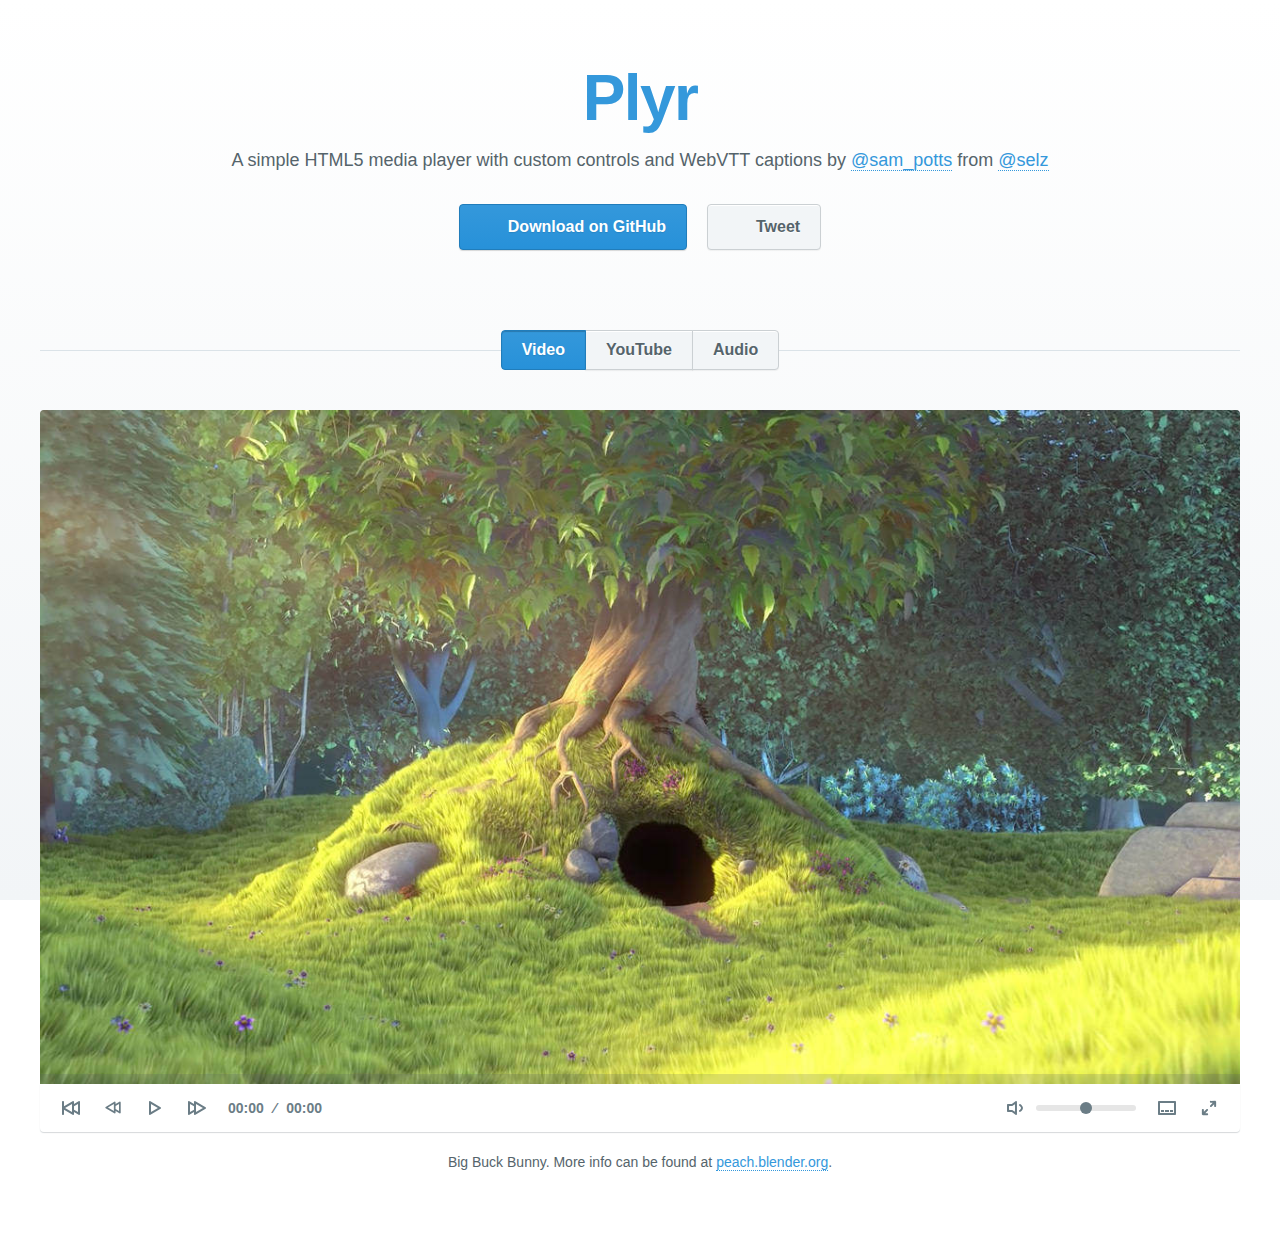
<file: Projeto1/lib/plyr/docs/index.master.html>
<!doctype html>
<html lang="en">
    <head>
        <meta charset="utf-8" />
        <title>Plyr - A simple HTML5 media player</title>
        <meta name="description" content="A simple HTML5 media player with custom controls and WebVTT captions.">
        <meta name="author" content="Sam Potts">
        <meta name="viewport" content="width=device-width, initial-scale=1">

        <!-- Styles -->
        <link rel="stylesheet" href="../dist/plyr.css">

        <!-- Docs styles -->
        <link rel="stylesheet" href="dist/docs.css">
    </head>
    <body>
        <header>
            <h1>Plyr</h1>
            <p>A simple HTML5 media player with custom controls and WebVTT captions by <a href="https://twitter.com/sam_potts" target="_blank">@sam_potts</a> from <a href="https://twitter.com/selz" target="_blank">@selz</a></p>
            <nav>
                <ul>
                    <li>
                        <a href="https://github.com/selz/plyr" target="_blank" class="btn btn-primary" data-shr-network="github">
                            <svg class="icon"><use xlink:href="#shr-github"/></svg>Download on GitHub
                        </a>
                    </li>
                    <li>
                        <a href="https://twitter.com/intent/tweet?text=A+simple+HTML5+media+player+with+custom+controls+and+WebVTT+captions.&url=http%3A%2F%2Fplyr.io&via=Sam_Potts" target="_blank" class="btn btn-twitter" data-shr-network="twitter">
                            <svg class="icon"><use xlink:href="#shr-twitter"/></svg>Tweet
                        </a>
                    </li>
                </ul>
            </nav>
        </header>

        <main role="main" id="main">
            <nav class="btn-bar nav-panel">
                <ul>
                    <li><a href="#video" class="btn active btn-small">Video</a></li>
                    <li><a href="#youtube" class="btn btn-small">YouTube</a></li>
                    <li><a href="#audio" class="btn btn-small">Audio</a></li>
                </ul>
            </nav>
            <div class="panels">
                <section class="panel example-video active" id="video">
                    <div class="player">
                        <video poster="poster.jpg" controls crossorigin>
                            <!-- Video files -->
                            <source src="https://cdn.selz.com/plyr/1.0/movie.mp4" type="video/mp4">
                            <source src="https://cdn.selz.com/plyr/1.0/movie.webm" type="video/webm">

                            <!-- Text track file -->
                            <track kind="captions" label="English" srclang="en" src="https://cdn.selz.com/plyr/1.0/example_captions_en.vtt" default>

                            <!-- Fallback for browsers that don't support the <video> element -->
                            <a href="https://cdn.selz.com/plyr/1.0/movie.mp4">Download</a>
                        </video>
                    </div>
                    <small>Big Buck Bunny. More info can be found at <a href="https://peach.blender.org" target="_blank">peach.blender.org</a>.</small>
                </section>
                <section class="panel example-video" id="youtube">
                    <div class="player">
                        <div data-video-id="Au87oAJ2jeE" data-type="youtube"></div>
                    </div>
                    <small>Envato's "Made By" interview of <a href="https://www.youtube.com/watch?v=Au87oAJ2jeE" target="_blank">Dan Cederholm</a> from <a href="https://dribbble.com" target="_blank">Dribbble</a>.</small>
                </section>
                <section class="panel example-audio" id="audio">
                    <div class="player">
                        <audio controls>
                            <!-- Audio files -->
                            <source src="//cdn.selz.com/plyr/1.0/logistics-96-sample.mp3" type="audio/mp3">
                            <source src="//cdn.selz.com/plyr/1.0/logistics-96-sample.ogg" type="audio/ogg">

                            <!-- Fallback for browsers that don't support the <audio> element -->
                            <a href="//cdn.selz.com/plyr/1.0/logistics-96-sample.mp3">Download</a>
                        </audio>
                    </div>
                    <small>"96" by Logistics, which can be purchased from <a href="https://www.hospitalrecords.com/shop/artist/logistics" target="_blank">Hospital Records</a>.</small>
                </section>
            </div>
        </main>

        <!-- Load SVG defs -->
        <!-- You should bundle all SVG/Icons into one file using a build tool such as gulp and svg store -->
        <script>
        (function() {
            [
                "https://cdn.shr.one/0.1.9/sprite.svg",
                "../dist/sprite.svg"
            ]
            .forEach(function(u) {
                var x = new XMLHttpRequest(),
                    b = document.body;

                // Check for CORS support
                // If you're loading from same domain, you can remove the if statement
                // XHR for Chrome/Firefox/Opera/Safari
                if ("withCredentials" in x) {
                    x.open("GET", u, true);
                }
                // XDomainRequest for older IE
                else if (typeof XDomainRequest != "undefined") {
                    x = new XDomainRequest();
                    x.open("GET", u);
                }
                else {
                    return;
                }

                x.send();
                x.onload = function() {
                    var c = document.createElement("div");
                    c.setAttribute("hidden", "");
                    c.innerHTML = x.responseText;
                    b.insertBefore(c, b.childNodes[0]);
                }
            });
        })();
        </script>

        <!-- Plyr core script -->
        <script src="../src/js/plyr.js"></script>

        <!-- Shr core script -->
        <script src="https://cdn.shr.one/0.1.9/shr.js"></script>

        <!-- Docs script -->
        <script src="dist/docs.js"></script>
    </body>
</html>
</file>
<file: Projeto1/css/orlando.css>
@font-face {
    font-family: 'OpenSans-Light';
    src: url("../fonts/OpenSans-Light.ttf");
    font-size: 1em;
}

@font-face {
    font-family: 'OpenSans-Regular';
    src: url("../fonts/OpenSans-Regular.ttf");
    font-size: 1em;
}

* {
    font-family: 'OpenSans-Regular';
    font-size: 16px;

}

header {
    width: 100%;
    height: 150px;
    background-color: rgba(94, 41, 154, .9);

}

header .container {
    position: relative;
    text-decoration: none;
}

header .header-black {
    background-color: #000;
    height: 45px;
}

header .header-black li {
    background-image: url("../logo/clubs.png");
    background-repeat: no-repeat;
    display: inline-block;
    margin: 4px;
}

header .header-black li a {
    width: 32px;
    height: 32px;
    display: block;
}

header .header-black li.club-01 {
    background-position: 0px 0px;
}

header .header-black li.club-02 {
    background-position: -48px 0px;
}

header .header-black li.club-03 {
    background-position: -100px 0px;

}

header .header-black li.club-04 {
    background-position: -138px 0px;

}

header .header-black li.club-05 {
    background-position: -190px 0px;

}

header .header-black li.club-06 {
    background-position: -240px 0px;

}

header .header-black li.club-07 {
    background-position: -290px 0px;

}

header .header-black li.club-08 {
    background-position: -339px 0px;

}

header .header-black li.club-09 {
    background-position: -375px 0px;

}

header .header-black li.club-10 {
    background-position: -425px 0px;

}

header .header-black li.club-11 {
    background-position: -478px 0px;

}

header .header-black li.club-12 {
    background-position: -525px 0px;

}

header .header-black li.club-13 {
    background-position: -576px 0px;

}

header .header-black li.club-14 {
    background-position: -625px 0px;

}

header .header-black li.club-15 {
    background-position: -678px 0px;

}

header .header-black li.club-16 {
    background-position: -720px 0px;

}

header .header-black li.club-17 {
    background-position: -758px 0px;

}

header .header-black li.club-18 {
    background-position: -809px 0px;

}

header .header-black li.club-19 {
    background-position: -855px 0px;

}

header .header-black li.club-20 {
    background-position: -899px 0px;

}

header .header-black li.club-21 {
    background-position: -949px 0px;

}

header .header-black li.club-22 {
    background-position: -1000px 0px;

}

header #logotipo {
    position: absolute;
    top: 27px;
}

#menu {
    left: 100px;
    margin-top: 2.5%;
}

header .container .row #menu {
    position: absolute;
    text-decoration: none;
    padding-left: 500px;
}

#menu ul {
    display: flex;
    align-items: flex-end;
    justify-content: space-around;
    list-style: none;
}

#menu li.search ::-webkit-input-placeholder {
    color: #fff;
}

#menu li.search input {
    background-color: #5c2d90;
    color: #fff;
    
}

#menu li.search button {
    background: none;
    border: none;
}

#menu li.search button i {
    font-size: 1px;

}

#menu li a {
    color: #fff;
    text-decoration: none;
}


.lupa {
    position: relative;
    width: 15px;
    height: 15px;
}

#banner {
    width: 100%;
    height: 728px;
    background-image: url('../png/banner.jpg');
    background-repeat: no-repeat;
    margin-top: -211px;
    position: relative;
    z-index: -1;
}

#banner h1 {
    position: absolute;
    top: 460px;
    left: 89px;
    font-size: 92px;
    color: #fff;
    text-shadow: 2px 2px 2px rgba(0, 0, 0, .45);
    font-family: 'OpenSans-Light';
    transition: 1s;
}

#banner h4 {
    position: absolute;
    top: 560px;
    left: 160px;
    font-size: 32px;
    color: #fff;
    text-shadow: 2px 2px 2px rgba(0, 0, 0, .35);
    font-family: 'OpenSans-Regular';
}

#news {
    margin-top: 70px;
}

#news h2 {
    color: #5E2799;
    font-family: 'OpenSans-Ligth';
    font-size: 48px;
    text-transform: uppercase;
    text-align: center;
}

#news hr {
    width: 200px;
    margin: 0 auto;
    border: rgb(255, 255, 0) solid 3px;
    margin-bottom: 50px;
}

#news .thumbnails {
    margin-bottom: 100px;
}

#news .thumbnails h3 {
    font-family: 'OpenSans-Regular';
    color: #5c2d90;
    font-weight: bold;
    font-size: 18px;
    margin-bottom: 0;
}

#news .thumbnails time {
    color: #A7A7A7;
    font-family: 'OpenSans-Regular';
    font-size: 18px;
    font-weight: bold;
}
#news .thumbnails .item-inner{
    padding: 12px;
}

#news .thumbnails  .item-inner img{
    width: 100%;
}

#estatisticas {
    background-color: #5c2d90;
    max-width: 100%;
    height: 200px;
    margin-top: -10px;
    margin-bottom: 105px;
}

#estatisticas p {
    color: #FDE092;
    text-transform: uppercase;
    font-family: 'OpenSans';
    font-size: 64px;
    margin-top: 33px;
    margin-left: 150px;

}

#estatisticas p small {
    color: #fff;
    font-size: 24px;
    display: block;
}

.row {
    --bs-gutter-x: 1.5rem;
    --bs-gutter-y: 0;
    display: flex;
    flex-wrap: wrap;
    margin-top: calc(-1 * var(--bs-gutter-y));
    margin-right: calc(-.0 * var(--bs-gutter-x));
    margin-left: calc(-.5 * var(--bs-gutter-x));
}

#call-to-action {
    text-align: center;
}

#call-to-action h2 {
    color: #5E2799;
    font-family: 'OpenSans-Ligth';
    font-size: 48px;
    text-transform: uppercase;
    text-align: center;
}

#call-to-action hr {
    width: 200px;
    margin: 0 auto;
    border: rgb(255, 255, 0) solid 3px;
    margin-bottom: 50px;
}

#call-to-action {
    color: #656565;
}

#call-to-action .btn {
    width: 170px;
    height: 50px;
    border-radius: 0;
    margin-top: 40px;
    padding-top: 11px;
    font-weight: bold;
}

#call-to-action .btn-roxo {
    color: #fff;
    background-color: #5E299A;
    border-color: #5E299A;
    margin-left: -200px;
}

#call-to-action .btn-amarelo {
    margin-left: 220px;
    margin-top: -77px;
    color: #000;
    background-color: #FDE192;
    border-color: #FDE192;
}

footer {
    margin-top: 110px;
}

footer .row-cinza-claro {
    background-color: #171F26;
    height: 200px;
}

footer .row-cinza-escuro {
    background-color: #11171D;
    height: 70px;
    border-top: #242D37 1px solid;
    color: #666666;
}

footer .float-start {
    font-family: 'OpenSans-regular';
    font-size: 14px;
    font-weight: bold;
    margin-left: 52px;
}

footer .text-roxo {
    font-family: 'OpenSans-regular';
    font-size: 14px;
    font-weight: bold;
    margin-right: 52px;
}

footer .row p {
    line-height: 69px;
    margin-bottom: 0;
}

footer .logotipo {
    margin-top: 27px;
}

footer .col-popular-post,
footer .col-links,
footer .col-get-in-touch {
    margin-top: 32px;
}

footer .row-cols h4{
    font-family: Arial, Helvetica, sans-serif;
    font-size: 16px;
    color: #fff;
    padding-bottom: 17px;
    border-bottom: #242D37 1px solid;
}
footer .row-cols h5{
    font-family: Arial, Helvetica, sans-serif;
    font-size: 14px;
    color: #666;
    margin-bottom: 0;
}
footer .row-cols time{
    font-family: Arial, Helvetica, sans-serif;
    font-size: 14px;
    color: #FDE092;
}
footer .row-cols .col-links{
    font-family: 'Arial';
    font-size: 14px;
    color: #fff;
    margin-bottom: 0;
}
footer .row-cols .col-links ul li a{
    text-decoration: none;
    color: #fff;
}
footer .row-cols .col-get-in-touch img {
    width: 20px;
    color: #666;
    margin-bottom: 0;
}

footer .row-cols .col-get-in-touch address, footer .row-cols .col-get-in-touch p a{
    color: #666;
    font-size: 14px;
    font-family: Arial, Helvetica, sans-serif;
    text-decoration: none;
    margin-bottom: -20px;
}
footer .row-cols .col-get-in-touch p a{
    margin-top: 500px;
}
footer .row-cols .col-get-in-touch .ico-redes img {
    width: 28px;
    color: #666;
    margin-top: -21px;
    text-decoration: none;
}
#banner h1.efeito{
color: red;
font-size:8em;
}
/* Adicionando classe ativo - JS */
#menu li.search input:focus{
    width: 300px;
}
#btn-play-pause{
    margin: auto;
}
</file>
<file: style.css>
#estados{
    background-color: darkgrey;
    color: brown
}
</file>
<file: Projeto1/lib/plyr/dist/plyr.css>
.player-captions,.player-controls,.player-controls .player-time{-moz-osx-font-smoothing:grayscale;-webkit-font-smoothing:antialiased}.player-controls button:focus,.player-progress-seek[type=range]:focus,.player-volume[type=range]:focus{outline:0}@-webkit-keyframes progress{to{background-position:40px 0}}@keyframes progress{to{background-position:40px 0}}.sr-only{position:absolute!important;clip:rect(1px,1px,1px,1px);padding:0!important;border:0!important;height:1px!important;width:1px!important;overflow:hidden}.player,.player-video-wrapper{position:relative}.player{max-width:100%;min-width:290px}.player,.player *,.player ::after,.player ::before{box-sizing:border-box}.player audio,.player video{width:100%;height:auto;vertical-align:middle}.player-video-embed{padding-bottom:56.25%;height:0}.player-video-embed iframe{position:absolute;top:0;left:0;width:100%;height:100%;border:0}.player-captions{display:none;position:absolute;bottom:0;left:0;width:100%;padding:20px 20px 30px;color:#fff;font-size:20px;text-align:center}.player-captions span{border-radius:2px;padding:3px 10px;background:rgba(0,0,0,.9)}.player-captions span:empty{display:none}@media (min-width:768px){.player-captions{font-size:24px}}.player.captions-active .player-captions{display:block}.player.fullscreen-active .player-captions{font-size:32px}.player-controls{zoom:1;position:relative;padding:10px;background:#fff;line-height:1;text-align:center;box-shadow:0 1px 1px rgba(52,63,74,.2)}.player-controls:after,.player-controls:before{content:"";display:table}.player-controls:after{clear:both}.player-controls-right{display:block;margin:10px auto 0}@media (min-width:560px){.player-controls-left{float:left}.player-controls-right{float:right;margin-top:0}}.player-controls button{display:inline-block;vertical-align:middle;margin:0 2px;padding:5px 10px;overflow:hidden;border:0;background:0 0;border-radius:3px;cursor:pointer;color:#6B7D86;transition:background .3s ease,color .3s ease,opacity .3s ease}.player-controls button svg{width:18px;height:18px;display:block;fill:currentColor;transition:fill .3s ease}.player-controls button.tab-focus,.player-controls button:hover{background:#3498DB;color:#fff}.player-controls .icon-captions-on,.player-controls .icon-exit-fullscreen,.player-controls .icon-muted{display:none}.player-controls .player-time{display:inline-block;vertical-align:middle;margin-left:10px;color:#6B7D86;font-weight:600;font-size:14px}.player-controls .player-time+.player-time{display:none}@media (min-width:560px){.player-controls .player-time+.player-time{display:inline-block}}.player-controls .player-time+.player-time::before{content:'\2044';margin-right:10px}.player-tooltip{position:absolute;z-index:2;bottom:100%;margin-bottom:10px;padding:10px 15px;opacity:0;background:#fff;border:1px solid #D6DADD;border-radius:3px;color:#6B7D86;font-size:14px;line-height:1.5;font-weight:600;-webkit-transform:translate(-50%,30px) scale(0);transform:translate(-50%,30px) scale(0);-webkit-transform-origin:50% 100%;transform-origin:50% 100%;transition:opacity .2s .1s ease,-webkit-transform .2s .1s ease;transition:transform .2s .1s ease,opacity .2s .1s ease;transition:transform .2s .1s ease,opacity .2s .1s ease,-webkit-transform .2s .1s ease}.player-tooltip::after{content:'';position:absolute;z-index:1;top:100%;left:50%;display:block;width:10px;height:10px;background:#fff;-webkit-transform:translate(-50%,-50%) rotate(45deg) translateY(1px);transform:translate(-50%,-50%) rotate(45deg) translateY(1px);border:1px solid #D6DADD;border-width:0 1px 1px 0}.player button.tab-focus:focus .player-tooltip,.player button:hover .player-tooltip{opacity:1;-webkit-transform:translate(-50%,0) scale(1);transform:translate(-50%,0) scale(1)}.player button:hover .player-tooltip{z-index:3}.player-progress{position:absolute;bottom:100%;left:0;right:0;width:100%;height:10px;background:rgba(86,93,100,.2)}.player-progress-buffer[value],.player-progress-played[value],.player-progress-seek[type=range]{position:absolute;left:0;top:0;width:100%;height:10px;margin:0;padding:0;vertical-align:top;-webkit-appearance:none;-moz-appearance:none;border:none;background:0 0}.player-progress-buffer[value]::-webkit-progress-bar,.player-progress-played[value]::-webkit-progress-bar{background:0 0}.player-progress-buffer[value]::-webkit-progress-value,.player-progress-played[value]::-webkit-progress-value{background:currentColor}.player-progress-buffer[value]::-moz-progress-bar,.player-progress-played[value]::-moz-progress-bar{background:currentColor}.player-progress-played[value]{z-index:2;color:#3498DB}.player-progress-buffer[value]{color:rgba(86,93,100,.25)}.player-progress-seek[type=range]{z-index:4;cursor:pointer;outline:0}.player-progress-seek[type=range]::-webkit-slider-runnable-track{background:0 0;border:0}.player-progress-seek[type=range]::-webkit-slider-thumb{-webkit-appearance:none;background:0 0;border:0;width:20px;height:10px}.player-progress-seek[type=range]::-moz-range-track{background:0 0;border:0}.player-progress-seek[type=range]::-moz-range-thumb{-moz-appearance:none;background:0 0;border:0;width:20px;height:10px}.player-progress-seek[type=range]::-ms-track{color:transparent;background:0 0;border:0}.player-progress-seek[type=range]::-ms-fill-lower,.player-progress-seek[type=range]::-ms-fill-upper{background:0 0;border:0}.player-progress-seek[type=range]::-ms-thumb{background:0 0;border:0;width:20px;height:10px}.player-progress-seek[type=range]::-moz-focus-outer{border:0}.player.loading .player-progress-buffer{-webkit-animation:progress 1s linear infinite;animation:progress 1s linear infinite;background-size:40px 40px;background-repeat:repeat-x;background-color:rgba(86,93,100,.25);background-image:linear-gradient(-45deg,rgba(0,0,0,.15) 25%,transparent 25%,transparent 50%,rgba(0,0,0,.15) 50%,rgba(0,0,0,.15) 75%,transparent 75%,transparent);color:transparent}.player-controls [data-player=pause],.player.playing .player-controls [data-player=play]{display:none}.player.playing .player-controls [data-player=pause]{display:inline-block}.player-volume[type=range]{display:inline-block;vertical-align:middle;-webkit-appearance:none;-moz-appearance:none;width:100px;margin:0 10px 0 0;padding:0;cursor:pointer;background:0 0;border:none}.player-volume[type=range]::-webkit-slider-runnable-track{height:6px;background:#e6e6e6;border:0;border-radius:3px}.player-volume[type=range]::-webkit-slider-thumb{-webkit-appearance:none;margin-top:-3px;height:12px;width:12px;background:#6B7D86;border:0;border-radius:6px;transition:background .3s ease;cursor:ew-resize}.player-volume[type=range]::-moz-range-track{height:6px;background:#e6e6e6;border:0;border-radius:3px}.player-volume[type=range]::-moz-range-thumb{height:12px;width:12px;background:#6B7D86;border:0;border-radius:6px;transition:background .3s ease;cursor:ew-resize}.player-volume[type=range]::-ms-track{height:6px;background:0 0;border-color:transparent;border-width:3px 0;color:transparent}.player-volume[type=range]::-ms-fill-lower,.player-volume[type=range]::-ms-fill-upper{height:6px;background:#e6e6e6;border:0;border-radius:3px}.player-volume[type=range]::-ms-thumb{height:12px;width:12px;background:#6B7D86;border:0;border-radius:6px;transition:background .3s ease;cursor:ew-resize}.player-volume[type=range]:focus::-webkit-slider-thumb{background:#3498DB}.player-volume[type=range]:focus::-moz-range-thumb{background:#3498DB}.player-volume[type=range]:focus::-ms-thumb{background:#3498DB}.player-audio.ios .player-controls-right,.player.ios .player-volume,.player.ios [data-player=mute]{display:none}.player-audio.ios .player-controls-left{float:none}.player-audio .player-controls{padding-top:20px}.player-audio .player-progress{bottom:auto;top:0;background:#D6DADD}.player-fullscreen,.player.fullscreen-active{position:fixed;top:0;left:0;right:0;bottom:0;height:100%;width:100%;z-index:10000000;background:#000}.player-fullscreen video,.player.fullscreen-active video{height:100%}.player-fullscreen .player-video-wrapper,.player.fullscreen-active .player-video-wrapper{height:100%;width:100%}.player-fullscreen .player-controls,.player.fullscreen-active .player-controls{position:absolute;bottom:0;left:0;right:0}.player-fullscreen.fullscreen-hide-controls.playing .player-controls,.player.fullscreen-active.fullscreen-hide-controls.playing .player-controls{-webkit-transform:translateY(100%) translateY(5px);transform:translateY(100%) translateY(5px);transition:-webkit-transform .3s .2s ease;transition:transform .3s .2s ease;transition:transform .3s .2s ease,-webkit-transform .3s .2s ease}.player-fullscreen.fullscreen-hide-controls.playing.player-hover .player-controls,.player.fullscreen-active.fullscreen-hide-controls.playing.player-hover .player-controls{-webkit-transform:translateY(0);transform:translateY(0)}.player-fullscreen.fullscreen-hide-controls.playing .player-captions,.player.fullscreen-active.fullscreen-hide-controls.playing .player-captions{bottom:5px;transition:bottom .3s .2s ease}.player-fullscreen .player-captions,.player-fullscreen.fullscreen-hide-controls.playing.player-hover .player-captions,.player.fullscreen-active .player-captions,.player.fullscreen-active.fullscreen-hide-controls.playing.player-hover .player-captions{top:auto;bottom:90px}@media (min-width:560px){.player-fullscreen .player-captions,.player-fullscreen.fullscreen-hide-controls.playing.player-hover .player-captions,.player.fullscreen-active .player-captions,.player.fullscreen-active.fullscreen-hide-controls.playing.player-hover .player-captions{bottom:60px}}.player.captions-active .player-controls .icon-captions-on,.player.fullscreen-active .icon-exit-fullscreen,.player.muted .player-controls .icon-muted{display:block}.player [data-player=captions],.player [data-player=fullscreen],.player.captions-active .player-controls .icon-captions-on+svg,.player.fullscreen-active .icon-exit-fullscreen+svg,.player.muted .player-controls .icon-muted+svg{display:none}.player.captions-enabled [data-player=captions],.player.fullscreen-enabled [data-player=fullscreen]{display:inline-block}
</file>
<file: Projeto1/lib/plyr/docs/dist/docs.css>
/*! normalize.css v2.1.3 | MIT License | git.io/normalize */a.logo,img,legend{border:0}article,aside,details,figcaption,figure,footer,header,hgroup,main,nav,section,small,summary{display:block}[hidden],template{display:none}body,figure,ul li{margin:0}body,h1,h2{-moz-osx-font-smoothing:grayscale;-webkit-font-smoothing:antialiased}body,small{padding:0 10px}nav ul,ul li{list-style:none;padding:0}legend,nav ul,ul li{padding:0}.btn-bar,sub,sup{position:relative}.example-video .player iframe,.example-video .player-video iframe,.example-video .player-youtube iframe{-webkit-mask-image:url([data-uri])}audio,canvas,video{display:inline-block}audio:not([controls]){display:none;height:0}html{font-family:sans-serif;-ms-text-size-adjust:100%;-webkit-text-size-adjust:100%}a{background:0 0;text-decoration:none;color:#3498db;border-bottom:1px dotted currentColor;transition:background .3s ease,color .3s ease,border .3s ease}a:active,a:hover{outline:0}abbr[title]{border-bottom:1px dotted}b,strong{font-weight:700}dfn{font-style:italic}hr{box-sizing:content-box;height:0}mark{background:#ff0;color:#000}code,kbd,pre,samp{font-family:monospace,serif;font-size:1em}pre{white-space:pre-wrap}.btn-bar,nav li{white-space:nowrap}q{quotes:"\201C" "\201D" "\2018" "\2019"}sub,sup{font-size:75%;line-height:0;vertical-align:baseline}sup{top:-.5em}.btn-bar::before,.btn-count::before{content:"";top:50%}sub{bottom:-.25em}svg:not(:root){overflow:hidden}fieldset{border:1px solid silver;margin:0 2px;padding:.35em .625em .75em}button,input,select,textarea{font-family:inherit;font-size:100%;margin:0}button,input{line-height:normal}button,select{text-transform:none}button,html input[type=button],input[type=reset],input[type=submit]{-webkit-appearance:button;cursor:pointer}button[disabled],html input[disabled]{cursor:default}input[type=checkbox],input[type=radio]{box-sizing:border-box;padding:0}input[type=search]{-webkit-appearance:textfield;box-sizing:content-box}input[type=search]::-webkit-search-cancel-button,input[type=search]::-webkit-search-decoration{-webkit-appearance:none}button::-moz-focus-inner,input::-moz-focus-inner{border:0;padding:0}textarea{overflow:auto;vertical-align:top}table{border-collapse:collapse;border-spacing:0}@-webkit-keyframes fade-in{0%{opacity:0}100%{opacity:1}}@keyframes fade-in{0%{opacity:0}100%{opacity:1}}@font-face{font-family:Avenir;src:url(//cdn.plyr.io/fonts/avenir-medium.woff2) format("woff2"),url(//cdn.plyr.io/fonts/avenir-medium.woff) format("woff");font-style:normal;font-weight:400}@font-face{font-family:Avenir;src:url(//cdn.plyr.io/fonts/avenir-bold.woff2) format("woff2"),url(//cdn.plyr.io/fonts/avenir-bold.woff) format("woff");font-style:normal;font-weight:600}h1,h2{letter-spacing:-.025em;color:#2E3C44;margin:0 0 10px;line-height:1.2}h1{font-size:64px;font-size:4rem;color:#3498DB}p,small{margin:0 0 20px}small{font-size:14px;font-size:.875rem}a:focus,a:hover{color:#343f4a;border-bottom-color:transparent}a:focus{outline:#343f4a dotted thin;outline-offset:1px}.color-vimeo{color:#19b7ed}.color-youtube{color:#cc181e}*,::after,::before{box-sizing:border-box}.btn-bar ul,nav li{display:inline-block}html{height:100%;font-size:100%;background:linear-gradient(#fff,#f2f5f7) fixed}body{font-family:Avenir,"Helvetica Neue",Helvetica,Arial,sans-serif;line-height:1.5;text-align:center;color:#55646b}header{padding:20px;margin-bottom:20px}header p{font-size:18px;font-size:1.125rem}section{padding-bottom:20px}@media (min-width:480px){header{padding-top:60px;padding-bottom:60px}section{padding-bottom:40px}}.icon{fill:currentColor;width:18px;height:18px;vertical-align:-3px}a svg,button svg,label svg{pointer-events:none}.btn .icon,a .icon{margin-right:10px}nav ul{margin:0;font-size:0}nav li{margin-top:10px;font-size:16px;font-size:1rem}nav li+li{margin-left:20px}.btn-bar{margin:0 auto 20px;max-width:1200px}.btn-bar::before{position:absolute;left:0;right:0;height:1px;background:#dbe3e8}.btn-bar ul{position:relative;z-index:1;-webkit-user-select:none;-moz-user-select:none;-ms-user-select:none;user-select:none}.btn-bar li{margin:0}.btn-bar li:first-child .btn{border-radius:4px 0 0 4px}.btn-bar li:last-child .btn{border-radius:0 4px 4px 0}.btn-bar li+li .btn{margin-left:-1px}.btn-bar .btn{display:block;border-radius:0}.btn-bar .btn.active{box-shadow:inset 0 1px 1px rgba(0,0,0,.2);position:relative;z-index:1}.btn-bar .btn.active .icon{color:inherit}@media (min-width:560px){.btn-bar{margin-bottom:40px}}.btn,.btn-count{display:inline-block;vertical-align:middle;border-radius:4px;font-weight:600;-webkit-user-select:none;-moz-user-select:none;-ms-user-select:none;user-select:none}.btn{padding:10px 20px;background:#f2f5f7;border:1px solid #cbd0d3;box-shadow:inset 0 1px 0 #fff,0 1px 1px rgba(0,0,0,.05);text-shadow:0 1px 1px #fff;color:#55646b;transition:background .3s ease,border .3s ease,color .3s ease}.btn:focus,.btn:hover{border-color:#b5bcc0;color:#55646b;outline:0}.btn-youtube .icon{color:#cc181e}.btn-vimeo .icon{color:#19b7ed}.btn-twitter .icon{color:#4BAAF4}.btn-bar .active,.btn-primary{background-image:linear-gradient(#3498db,#2791d9);background-color:#3498db;border-color:#217dbb;box-shadow:0 1px 1px rgba(0,0,0,.15);text-shadow:0 1px 1px rgba(0,0,0,.1);color:#fff}.btn-primary:focus,.btn-primary:hover{color:#fff;border-color:#196090}.btn-small{padding-top:7px;padding-bottom:7px}.btn-count{position:relative;margin-left:10px;padding:10px 15px;background:#fff;border:1px solid #cbd0d3}.btn-count::before{position:absolute;display:block;width:8px;height:8px;left:1px;margin-top:-4px;background:inherit;border:inherit;border-width:1px 0 0 1px;-webkit-transform:rotate(-45deg) translate(-50%,-50%);transform:rotate(-45deg) translate(-50%,-50%)}.panel{display:none}.panel.active{display:block;-webkit-animation:fade-in .3s ease;animation:fade-in .3s ease}.error body,html.error{height:100%}.error body{width:100%;display:table;table-layout:fixed}.error main{display:table-cell;width:100%;vertical-align:middle}.example-audio .player,.example-video .player{margin:0 auto 20px}.example-audio .player-controls,.example-video .player-controls{border-radius:0 0 4px 4px}.example-audio .player{max-width:520px}.example-audio .player-controls{border-radius:4px}.example-audio .player-progress{border-radius:4px 4px 0 0;overflow:hidden}.example-video .player{max-width:1200px}.example-video .player iframe,.example-video .player video{border-radius:4px}.example-video .player-video iframe,.example-video .player-video video,.example-video .player-youtube iframe,.example-video .player-youtube video{border-radius:4px 4px 0 0}.example-video .player-video-fullscreen,.example-video .player-video.fullscreen-active,.example-video .player-youtube-fullscreen,.example-video .player-youtube.fullscreen-active{max-width:none}.example-video .player-video-fullscreen .player-controls,.example-video .player-video-fullscreen iframe,.example-video .player-video-fullscreen video,.example-video .player-video.fullscreen-active .player-controls,.example-video .player-video.fullscreen-active iframe,.example-video .player-video.fullscreen-active video,.example-video .player-youtube-fullscreen .player-controls,.example-video .player-youtube-fullscreen iframe,.example-video .player-youtube-fullscreen video,.example-video .player-youtube.fullscreen-active .player-controls,.example-video .player-youtube.fullscreen-active iframe,.example-video .player-youtube.fullscreen-active video{border-radius:0}.example-video .player-video-fullscreen iframe,.example-video .player-video.fullscreen-active iframe,.example-video .player-youtube-fullscreen iframe,.example-video .player-youtube.fullscreen-active iframe{-webkit-mask-image:none}
</file>
